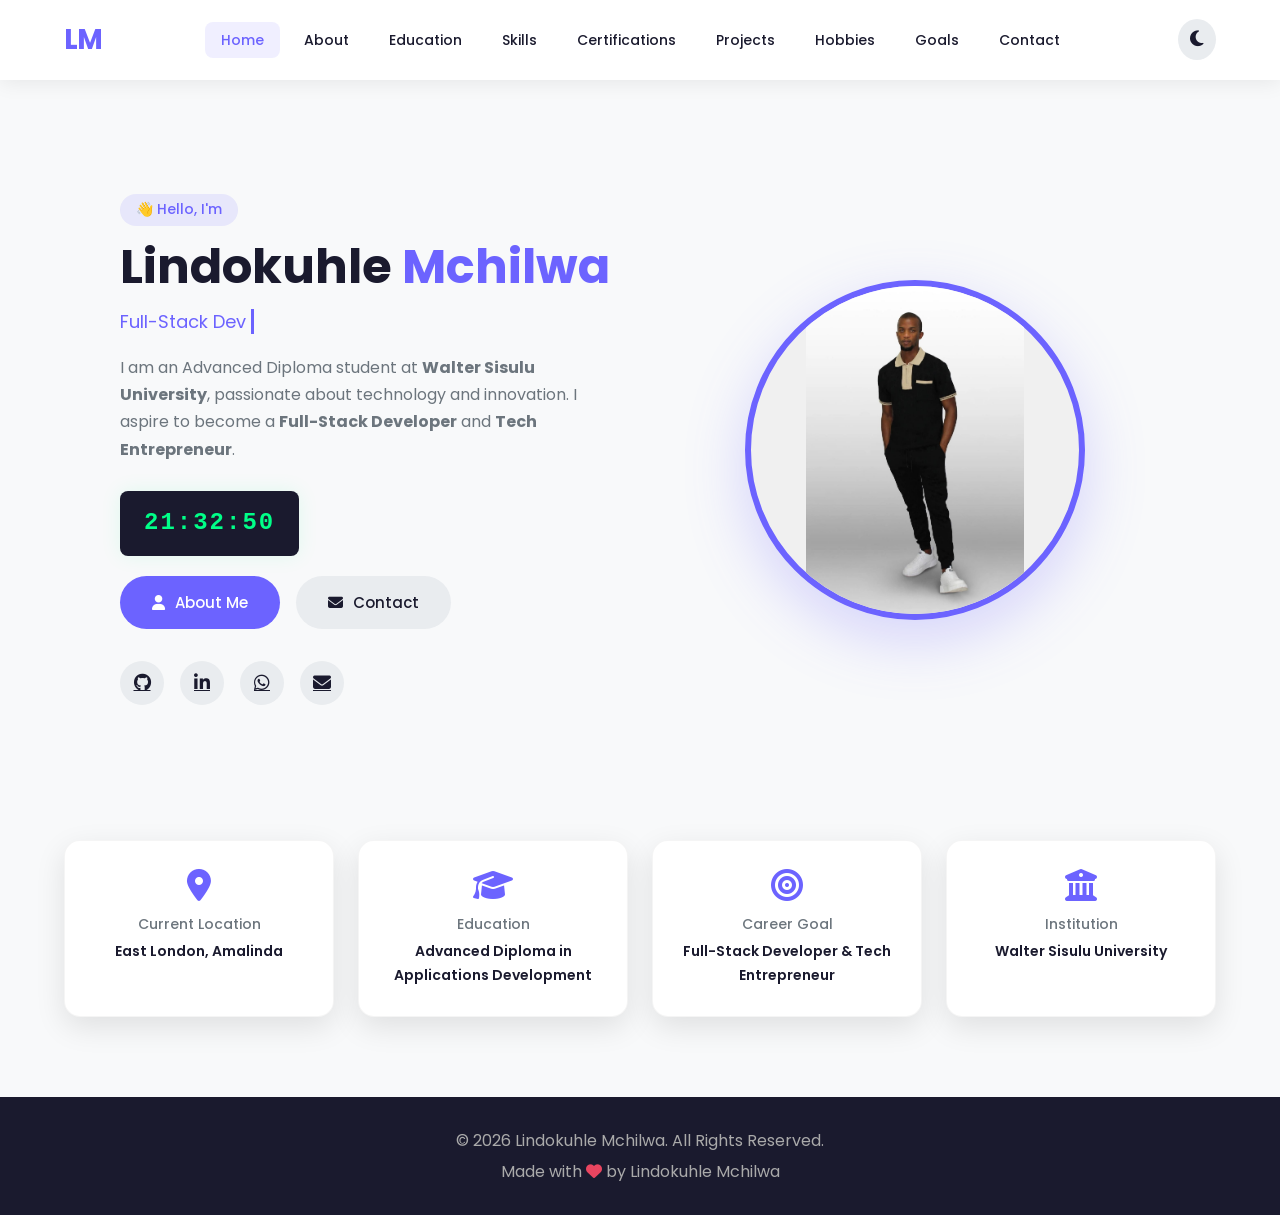
<file: index.html>
<!DOCTYPE html>
<html lang="en">
<head>
    <meta charset="UTF-8" />
    <meta name="viewport" content="width=device-width, initial-scale=1.0" />
    <title>Lindokuhle Mchilwa - Portfolio</title>
    
    <!-- Link to the CSS file -->
    <link rel="stylesheet" href="style.css" />
    
    <!-- Google Fonts - Poppins -->
    <link href="https://fonts.googleapis.com/css2?family=Poppins:wght@300;400;500;600;700&display=swap" rel="stylesheet" />
    
    <!-- Font Awesome icons -->
    <link rel="stylesheet" href="https://cdnjs.cloudflare.com/ajax/libs/font-awesome/6.4.0/css/all.min.css" />
</head>
<body>

    <!-- ========== NAVIGATION ========== -->
    <nav class="navbar">
        <div class="container nav-container">
            <!-- Logo -->
            <a href="index.html" class="logo">LM</a>
            
            <!-- Navigation Menu -->
            <ul class="nav-menu">
                <li><a href="index.html" class="active">Home</a></li>
                <li><a href="about.html">About</a></li>
                <li><a href="education.html">Education</a></li>
                <li><a href="skills.html">Skills</a></li>
                <li><a href="certifications.html">Certifications</a></li>
                <li><a href="projects.html">Projects</a></li>
                <li><a href="hobbies.html">Hobbies</a></li>
                <li><a href="goals.html">Goals</a></li>
                <li><a href="contact.html">Contact</a></li>
            </ul>
            
            <!-- Theme button + Hamburger button -->
            <div class="nav-actions">
                <button id="theme-toggle" class="theme-btn" title="Toggle Dark Mode">
                    <i class="fas fa-moon"></i>
                </button>
                <button class="menu-toggle" id="menu-toggle">
                    <i class="fas fa-bars"></i>
                </button>
            </div>
        </div>
    </nav>

    <!-- ========== MAIN CONTENT ========== -->
    <main>
        <!-- Hero Section -->
        <section class="hero" id="home">
            <div class="container hero-container">
                
                <!-- Left side - Text content -->
                <div class="hero-content">
                    <span class="greeting">👋 Hello, I'm</span>
                    <h1>Lindokuhle <span class="highlight">Mchilwa</span></h1>
                    
                    <!-- Typing effect text -->
                    <p class="tagline">
                        <span id="typing-text">Full-Stack Developer</span>
                    </p>
                    
                    <p class="bio">
                        I am an Advanced Diploma student at <strong>Walter Sisulu University</strong>,
                        passionate about technology and innovation. I aspire to become a
                        <strong>Full-Stack Developer</strong> and <strong>Tech Entrepreneur</strong>.
                    </p>
                    
                    <!-- Digital Clock -->
                    <div class="digital-clock" id="digital-clock"></div>
                    
                    <!-- Buttons -->
                    <div class="hero-buttons">
                        <a href="about.html" class="btn btn-primary">
                            <i class="fas fa-user"></i> About Me
                        </a>
                        <a href="contact.html" class="btn btn-secondary">
                            <i class="fas fa-envelope"></i> Contact
                        </a>
                    </div>
                    
                    <!-- Social Links -->
                    <div class="social-links">
                        <a href="https://github.com/Mchilwa" target="_blank" title="GitHub">
                            <i class="fab fa-github"></i>
                        </a>
                        <a href="https://linkedin.com/in/lindokuhle-mchilwa-290181361" target="_blank" title="LinkedIn">
                            <i class="fab fa-linkedin-in"></i>
                        </a>
                        <a href="https://wa.me/27656827832" target="_blank" title="WhatsApp">
                            <i class="fab fa-whatsapp"></i>
                        </a>
                        <a href="mailto:lindokuhlemchilwa@gmail.com" title="Email">
                            <i class="fas fa-envelope"></i>
                        </a>
                    </div>
                </div>
                
                <!-- Right side - Profile Image -->
                <div class="hero-image">
                    <div class="profile-frame">
                        <img src="images/profile.jpg" alt="Lindokuhle Mchilwa" />
                    </div>
                </div>
            </div>
        </section>

        <!-- Quick Info Cards -->
        <section class="quick-info">
            <div class="container">
                <div class="info-cards">
                    <div class="info-card">
                        <i class="fas fa-map-marker-alt"></i>
                        <h4>Current Location</h4>
                        <p>East London, Amalinda</p>
                    </div>
                    <div class="info-card">
                        <i class="fas fa-graduation-cap"></i>
                        <h4>Education</h4>
                        <p>Advanced Diploma in Applications Development</p>
                    </div>
                    <div class="info-card">
                        <i class="fas fa-bullseye"></i>
                        <h4>Career Goal</h4>
                        <p>Full-Stack Developer &amp; Tech Entrepreneur</p>
                    </div>
                    <div class="info-card">
                        <i class="fas fa-university"></i>
                        <h4>Institution</h4>
                        <p>Walter Sisulu University</p>
                    </div>
                </div>
            </div>
        </section>
    </main>

    <!-- ========== FOOTER ========== -->
    <footer class="footer">
        <div class="container">
            <p>&copy; 2026 Lindokuhle Mchilwa. All Rights Reserved.</p>
            <p>Made with <i class="fas fa-heart" style="color: #e94560;"></i> by Lindokuhle Mchilwa</p>
        </div>
    </footer>

    <!-- Link to JavaScript file -->
    <script src="script.js"></script>
</body>
</html>
</file>
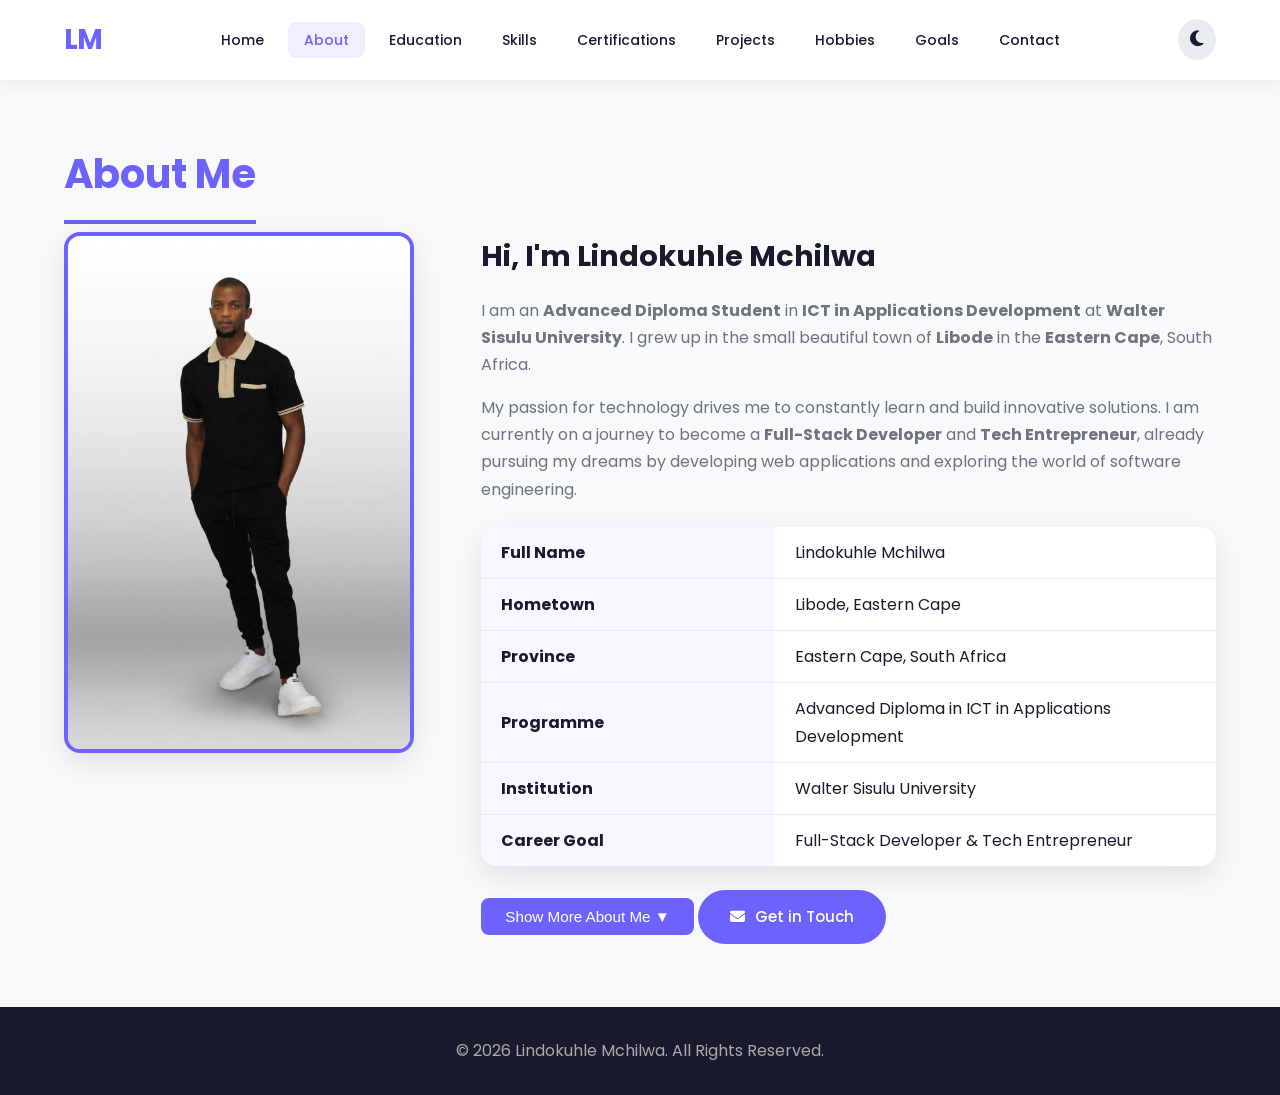
<file: about.html>
<!DOCTYPE html>
<html lang="en">
<head>
    <meta charset="UTF-8" />
    <meta name="viewport" content="width=device-width, initial-scale=1.0" />
    <title>About Me - Lindokuhle Mchilwa</title>
    <link rel="stylesheet" href="style.css" />
    <link href="https://fonts.googleapis.com/css2?family=Poppins:wght@300;400;500;600;700&display=swap" rel="stylesheet" />
    <link rel="stylesheet" href="https://cdnjs.cloudflare.com/ajax/libs/font-awesome/6.4.0/css/all.min.css" />
</head>
<body>
    <nav class="navbar">
        <div class="container nav-container">
            <a href="index.html" class="logo">LM</a>
            <ul class="nav-menu">
                <li><a href="index.html">Home</a></li>
                <li><a href="about.html" class="active">About</a></li>
                <li><a href="education.html">Education</a></li>
                <li><a href="skills.html">Skills</a></li>
                <li><a href="certifications.html">Certifications</a></li>
                <li><a href="projects.html">Projects</a></li>
                <li><a href="hobbies.html">Hobbies</a></li>
                <li><a href="goals.html">Goals</a></li>
                <li><a href="contact.html">Contact</a></li>
            </ul>
            <div class="nav-actions">
                <button id="theme-toggle" class="theme-btn" title="Toggle Dark Mode">
                    <i class="fas fa-moon"></i>
                </button>
                <button class="menu-toggle" id="menu-toggle">
                    <i class="fas fa-bars"></i>
                </button>
            </div>
        </div>
    </nav>

    <main>
        <section class="page-section">
            <div class="container">
                <h2 class="page-title">About Me</h2>

                <div class="about-grid">
                    <div class="about-image">
                        <img src="images/profile.jpg" alt="Lindokuhle Mchilwa" />
                    </div>

                    <div class="about-content">
                        <h3>Hi, I'm Lindokuhle Mchilwa</h3>
                        <p>
                            I am an <strong>Advanced Diploma Student</strong> in <strong> ICT in Applications Development</strong>
                            at <strong>Walter Sisulu University</strong>. I grew up in the small beautiful town of
                            <strong>Libode</strong> in the <strong>Eastern Cape</strong>, South Africa.
                        </p>
                        <p>
                            My passion for technology drives me to constantly learn and build innovative solutions.
                            I am currently on a journey to become a <strong>Full-Stack Developer</strong> and
                            <strong>Tech Entrepreneur</strong>, already pursuing my dreams by developing
                            web applications and exploring the world of software engineering.
                        </p>

                        <div class="about-details">
                            <table class="info-table">
                                <tr>
                                    <td><strong>Full Name</strong></td>
                                    <td>Lindokuhle Mchilwa</td>
                                </tr>
                                <tr>
                                    <td><strong>Hometown</strong></td>
                                    <td>Libode, Eastern Cape</td>
                                </tr>
                                <tr>
                                    <td><strong>Province</strong></td>
                                    <td>Eastern Cape, South Africa</td>
                                </tr>
                                <tr>
                                    <td><strong>Programme</strong></td>
                                    <td>Advanced Diploma in ICT in Applications Development</td>
                                </tr>
                                <tr>
                                    <td><strong>Institution</strong></td>
                                    <td>Walter Sisulu University</td>
                                </tr>
                                <tr>
                                    <td><strong>Career Goal</strong></td>
                                    <td>Full-Stack Developer &amp; Tech Entrepreneur</td>
                                </tr>
                            </table>
                        </div>

                        <!-- Show / Hide Feature -->
                        <button class="toggle-info-btn">Show More About Me ▼</button>
                        <div class="hidden-content">
                            <h4>More About My Journey</h4>
                            <p>
                                I started my journey in technology during high school where I discovered my passion for coding.
                                Since then, I have been dedicated to learning and growing as a developer. I believe in continuous
                                learning and I'm always eager to take on new challenges that push me to grow.
                            </p>
                            <p>
                                When I'm not coding, I enjoy exploring new technologies, contributing to open-source projects,
                                and mentoring others who are starting their journey in tech.
                            </p>
                        </div>

                        <a href="contact.html" class="btn btn-primary">
                            <i class="fas fa-envelope"></i> Get in Touch
                        </a>
                    </div>
                </div>
            </div>
        </section>
    </main>

    <footer class="footer">
        <div class="container">
            <p>&copy; 2026 Lindokuhle Mchilwa. All Rights Reserved.</p>
        </div>
    </footer>

    <script src="script.js"></script>
</body>
</html>
</file>
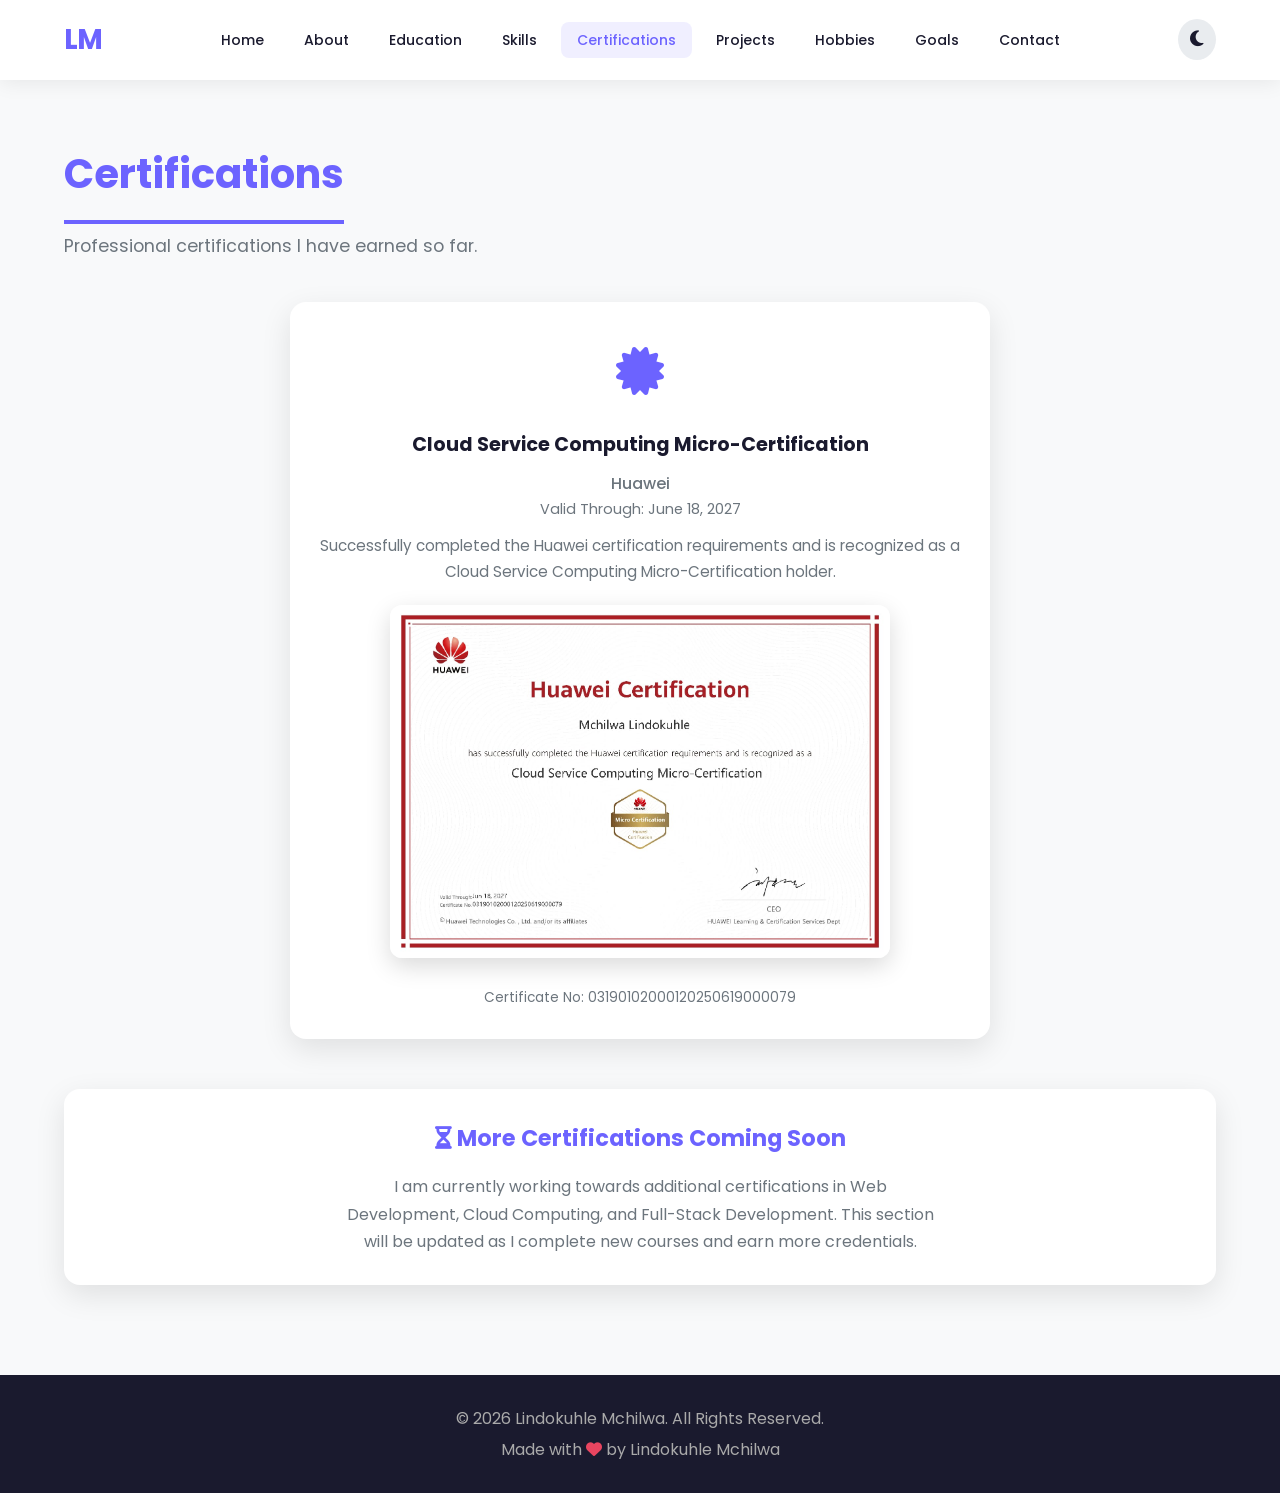
<file: certifications.html>
<!DOCTYPE html>
<html lang="en">
<head>
    <meta charset="UTF-8" />
    <meta name="viewport" content="width=device-width, initial-scale=1.0" />
    <title>Certifications - Lindokuhle Mchilwa</title>
    <link rel="stylesheet" href="style.css" />
    <link href="https://fonts.googleapis.com/css2?family=Poppins:wght@300;400;500;600;700&display=swap" rel="stylesheet" />
    <link rel="stylesheet" href="https://cdnjs.cloudflare.com/ajax/libs/font-awesome/6.4.0/css/all.min.css" />
</head>
<body>
    <nav class="navbar">
        <div class="container nav-container">
            <a href="index.html" class="logo">LM</a>
            <ul class="nav-menu">
                <li><a href="index.html">Home</a></li>
                <li><a href="about.html">About</a></li>
                <li><a href="education.html">Education</a></li>
                <li><a href="skills.html">Skills</a></li>
                <li><a href="certifications.html" class="active">Certifications</a></li>
                <li><a href="projects.html">Projects</a></li>
                <li><a href="hobbies.html">Hobbies</a></li>
                <li><a href="goals.html">Goals</a></li>
                <li><a href="contact.html">Contact</a></li>
            </ul>
            <div class="nav-actions">
                <button id="theme-toggle" class="theme-btn" title="Toggle Dark Mode">
                    <i class="fas fa-moon"></i>
                </button>
                <button class="menu-toggle" id="menu-toggle">
                    <i class="fas fa-bars"></i>
                </button>
            </div>
        </div>
    </nav>

    <main>
        <section class="page-section">
            <div class="container">
                <h2 class="page-title">Certifications</h2>
                <p class="section-subtitle">Professional certifications I have earned so far.</p>

                <!-- Real Certification -->
                <div class="certifications-grid" style="grid-template-columns: 1fr; max-width: 700px; margin: 0 auto;">
                    <div class="certification-card">
                        <div class="cert-icon">
                            <i class="fas fa-certificate"></i>
                        </div>
                        <h3>Cloud Service Computing Micro-Certification</h3>
                        <p class="cert-issuer">Huawei</p>
                        <p class="cert-date">Valid Through: June 18, 2027</p>
                        <p class="cert-description">
                            Successfully completed the Huawei certification requirements and is recognized as a Cloud Service Computing Micro-Certification holder.
                        </p>
                        
                        <!-- Certificate Image -->
                        <div style="margin: 20px 0;">
                            <img src="images/huawei-certification.jpg" 
                                 alt="Huawei Cloud Service Computing Micro-Certification" 
                                 style="width: 100%; max-width: 500px; border-radius: 12px; box-shadow: 0 8px 25px rgba(0,0,0,0.15);">
                        </div>

                        <p style="font-size: 0.85rem; color: var(--gray);">
                            Certificate No: 03190102000120250619000079
                        </p>
                    </div>
                </div>

                <!-- Upcoming Certifications Note -->
                <div class="content-card" style="margin-top: 50px; text-align: center;">
                    <h3><i class="fas fa-hourglass-half" style="color: var(--primary);"></i> More Certifications Coming Soon</h3>
                    <p style="color: var(--gray); max-width: 600px; margin: 15px auto 0;">
                        I am currently working towards additional certifications in Web Development, 
                        Cloud Computing, and Full-Stack Development. This section will be updated 
                        as I complete new courses and earn more credentials.
                    </p>
                </div>

            </div>
        </section>
    </main>

    <footer class="footer">
        <div class="container">
            <p>&copy; 2026 Lindokuhle Mchilwa. All Rights Reserved.</p>
            <p>Made with <i class="fas fa-heart" style="color: #e94560;"></i> by Lindokuhle Mchilwa</p>
        </div>
    </footer>

    <script src="script.js"></script>
</body>
</html>
</file>
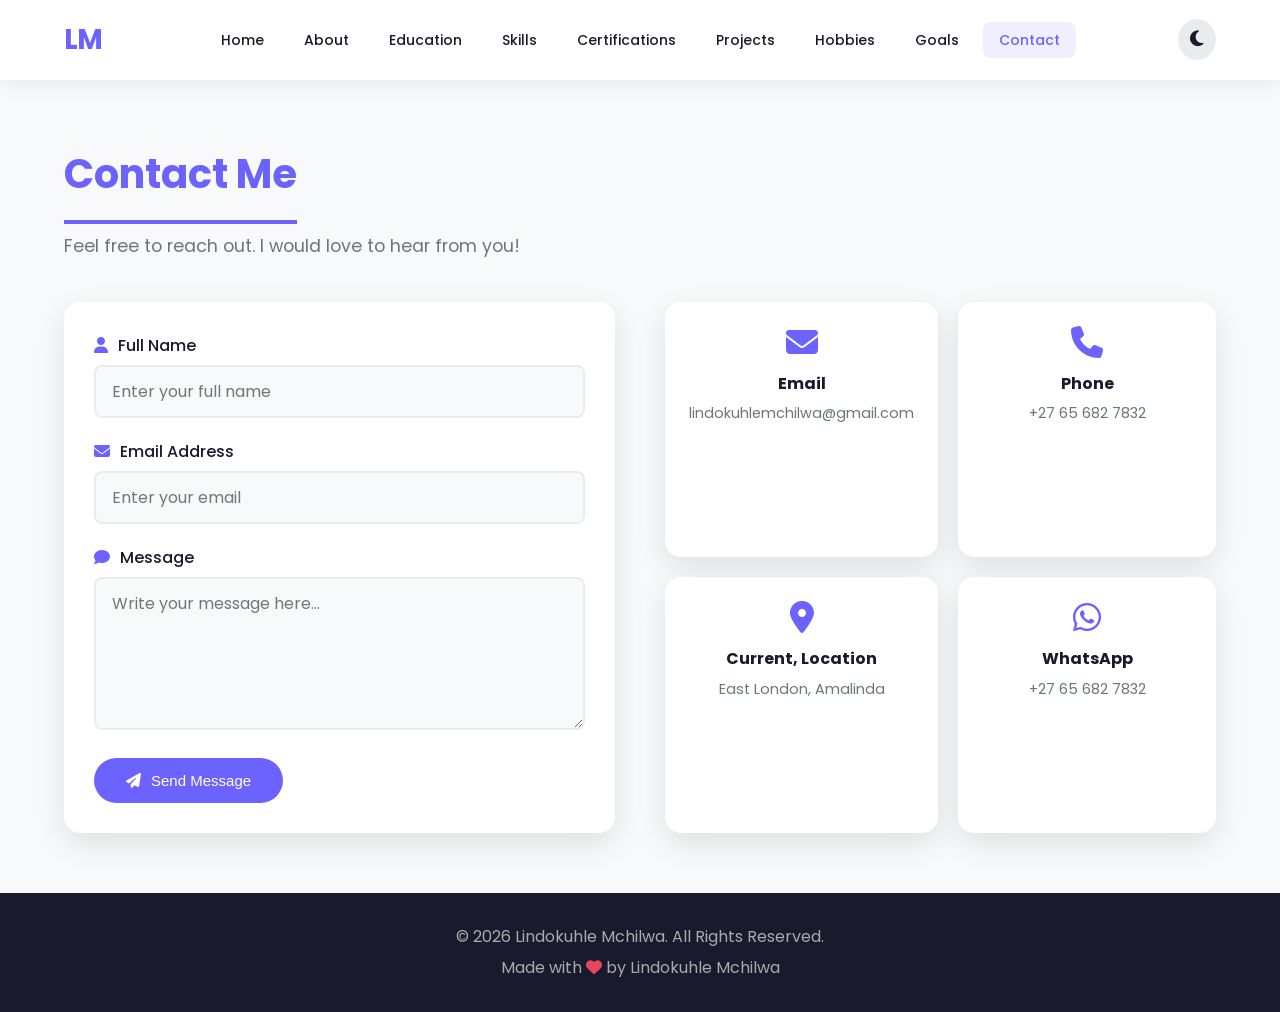
<file: contact.html>
<!DOCTYPE html>
<html lang="en">
<head>
    <meta charset="UTF-8" />
    <meta name="viewport" content="width=device-width, initial-scale=1.0" />
    <title>Contact - Lindokuhle Mchilwa</title>
    <link rel="stylesheet" href="style.css" />
    <link href="https://fonts.googleapis.com/css2?family=Poppins:wght@300;400;500;600;700&display=swap" rel="stylesheet" />
    <link rel="stylesheet" href="https://cdnjs.cloudflare.com/ajax/libs/font-awesome/6.4.0/css/all.min.css" />
</head>
<body>
    <nav class="navbar">
        <div class="container nav-container">
            <a href="index.html" class="logo">LM</a>
            <ul class="nav-menu">
                <li><a href="index.html">Home</a></li>
                <li><a href="about.html">About</a></li>
                <li><a href="education.html">Education</a></li>
                <li><a href="skills.html">Skills</a></li>
                <li><a href="certifications.html">Certifications</a></li>
                <li><a href="projects.html">Projects</a></li>
                <li><a href="hobbies.html">Hobbies</a></li>
                <li><a href="goals.html">Goals</a></li>
                <li><a href="contact.html" class="active">Contact</a></li>
            </ul>
            <div class="nav-actions">
                <button id="theme-toggle" class="theme-btn" title="Toggle Dark Mode">
                    <i class="fas fa-moon"></i>
                </button>
                <button class="menu-toggle" id="menu-toggle">
                    <i class="fas fa-bars"></i>
                </button>
            </div>
        </div>
    </nav>

    <main>
        <section class="page-section">
            <div class="container">
                <h2 class="page-title">Contact Me</h2>
                <p class="section-subtitle">Feel free to reach out. I would love to hear from you!</p>

                <div class="contact-grid">
                    <!-- Contact Form -->
                    <div class="contact-form-container">
                        <form action="https://formspree.io/f/xzereell" method="POST">
                            <div class="form-group">
                                <label for="name"><i class="fas fa-user"></i> Full Name</label>
                                <input type="text" id="name" name="name" placeholder="Enter your full name" required>
                            </div>

                            <div class="form-group">
                                <label for="email"><i class="fas fa-envelope"></i> Email Address</label>
                                <input type="email" id="email" name="email" placeholder="Enter your email" required>
                            </div>

                            <div class="form-group">
                                <label for="message"><i class="fas fa-comment"></i> Message</label>
                                <textarea id="message" name="message" rows="5" placeholder="Write your message here..." required></textarea>
                            </div>

                            <!-- Optional: Redirect back after sending -->
                            <input type="hidden" name="_next" value="https://mchilwalindokuhle-dot.github.io/my-portfolio/contact.html">

                            <button type="submit" class="btn btn-primary">
                                <i class="fas fa-paper-plane"></i> Send Message
                            </button>
                        </form>
                    </div>

                    <!-- Contact Information Cards -->
                    <div class="contact-info">
                        <div class="contact-card">
                            <i class="fas fa-envelope"></i>
                            <h4>Email</h4>
                            <p>lindokuhlemchilwa@gmail.com</p>
                        </div>
                        <div class="contact-card">
                            <i class="fas fa-phone"></i>
                            <h4>Phone</h4>
                            <p>+27 65 682 7832</p>
                        </div>
                        <div class="contact-card">
                            <i class="fas fa-map-marker-alt"></i>
                            <h4>Current, Location</h4>
                            <p>East London, Amalinda</p>
                        </div>
                        <div class="contact-card">
                            <i class="fab fa-whatsapp"></i>
                            <h4>WhatsApp</h4>
                            <p>+27 65 682 7832</p>
                        </div>
                    </div>
                </div>
            </div>
        </section>
    </main>

    <footer class="footer">
        <div class="container">
            <p>&copy; 2026 Lindokuhle Mchilwa. All Rights Reserved.</p>
            <p>Made with <i class="fas fa-heart" style="color: #e94560;"></i> by Lindokuhle Mchilwa</p>
        </div>
    </footer>

    <script src="script.js"></script>
</body>
</html>
</file>
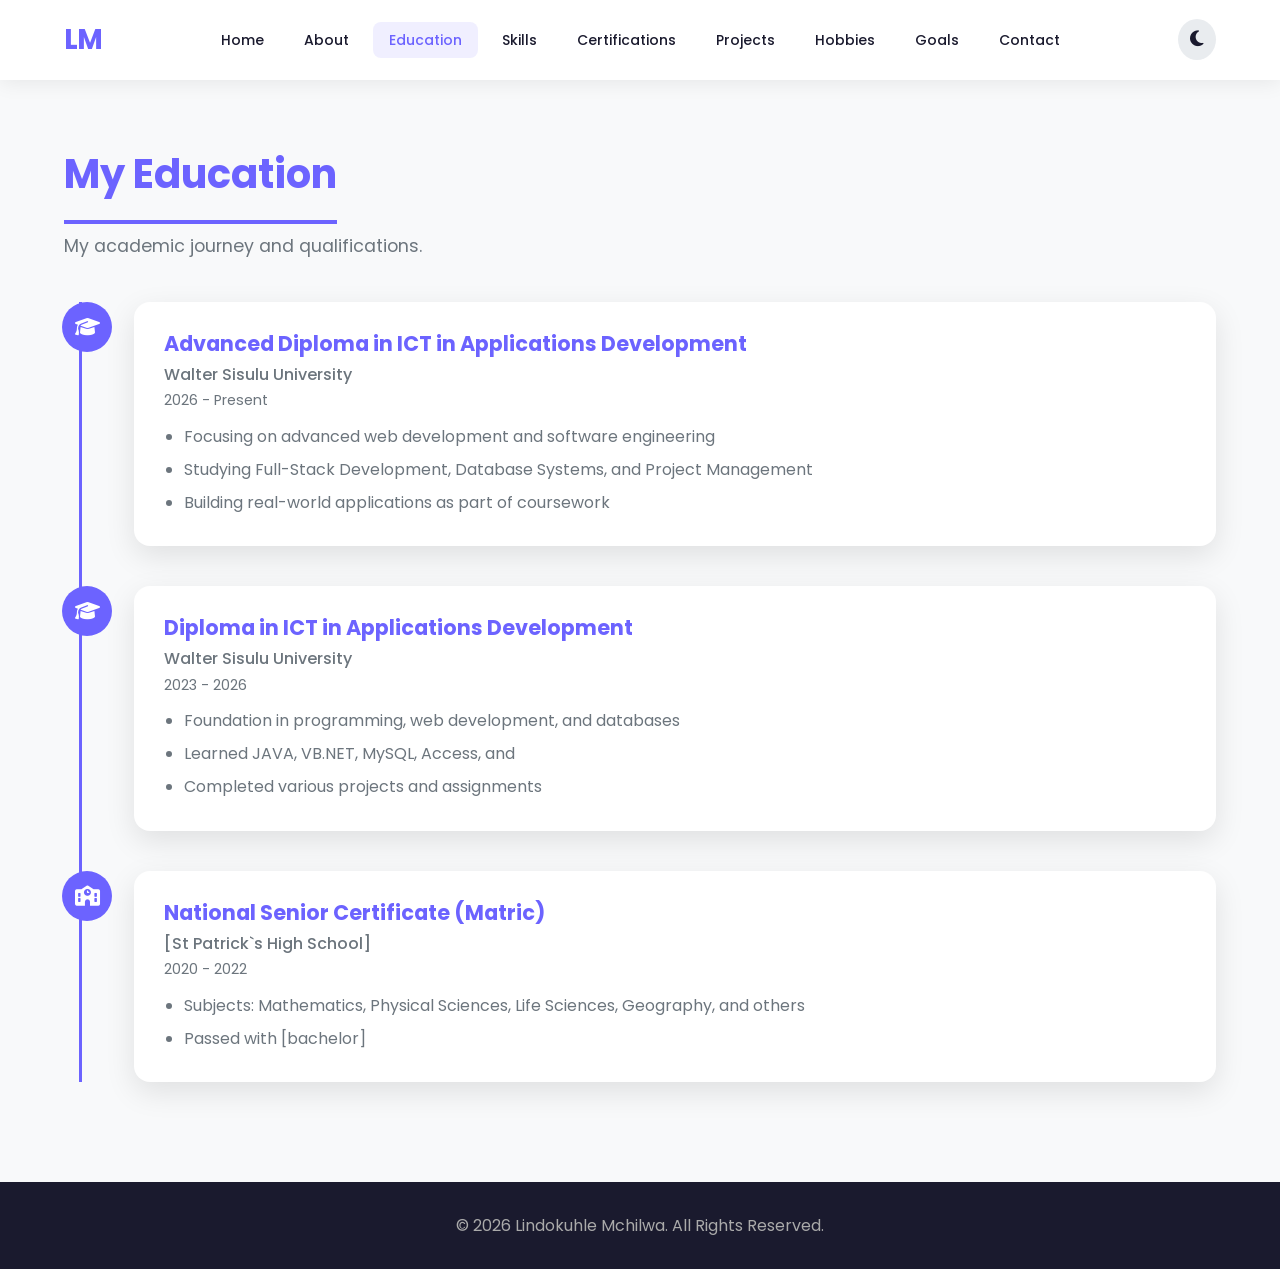
<file: education.html>
<!DOCTYPE html>
<html lang="en">
<head>
    <meta charset="UTF-8" />
    <meta name="viewport" content="width=device-width, initial-scale=1.0" />
    <title>Education - Lindokuhle Mchilwa</title>
    <link rel="stylesheet" href="style.css" />
    <link href="https://fonts.googleapis.com/css2?family=Poppins:wght@300;400;500;600;700&display=swap" rel="stylesheet" />
    <link rel="stylesheet" href="https://cdnjs.cloudflare.com/ajax/libs/font-awesome/6.4.0/css/all.min.css" />
</head>
<body>
    <nav class="navbar">
        <div class="container nav-container">
            <a href="index.html" class="logo">LM</a>
            <ul class="nav-menu">
                <li><a href="index.html">Home</a></li>
                <li><a href="about.html">About</a></li>
                <li><a href="education.html" class="active">Education</a></li>
                <li><a href="skills.html">Skills</a></li>
                <li><a href="certifications.html">Certifications</a></li>
                <li><a href="projects.html">Projects</a></li>
                <li><a href="hobbies.html">Hobbies</a></li>
                <li><a href="goals.html">Goals</a></li>
                <li><a href="contact.html">Contact</a></li>
            </ul>
            <div class="nav-actions">
                <button id="theme-toggle" class="theme-btn" title="Toggle Dark Mode">
                    <i class="fas fa-moon"></i>
                </button>
                <button class="menu-toggle" id="menu-toggle">
                    <i class="fas fa-bars"></i>
                </button>
            </div>
        </div>
    </nav>

    <main>
        <section class="page-section">
            <div class="container">
                <h2 class="page-title">My Education</h2>
                <p class="section-subtitle">My academic journey and qualifications.</p>

                <div class="education-timeline">
                    <!-- Current Qualification -->
                    <div class="education-item">
                        <div class="education-icon">
                            <i class="fas fa-graduation-cap"></i>
                        </div>
                        <div class="education-content">
                            <h3>Advanced Diploma in ICT in Applications Development</h3>
                            <p class="education-institution">Walter Sisulu University</p>
                            <p class="education-date">2026 - Present</p>
                            <ul>
                                <li>Focusing on advanced web development and software engineering</li>
                                <li>Studying Full-Stack Development, Database Systems, and Project Management</li>
                                <li>Building real-world applications as part of coursework</li>
                            </ul>
                        </div>
                    </div>

                    <!-- Previous Qualification -->
                    <div class="education-item">
                        <div class="education-icon">
                            <i class="fas fa-graduation-cap"></i>
                        </div>
                        <div class="education-content">
                            <h3>Diploma in ICT in Applications Development</h3>
                            <p class="education-institution">Walter Sisulu University</p>
                            <p class="education-date">2023 - 2026</p>
                            <ul>
                                <li>Foundation in programming, web development, and databases</li>
                                <li>Learned JAVA, VB.NET, MySQL, Access, and  </li>
                                <li>Completed various projects and assignments</li>
                            </ul>
                        </div>
                    </div>

                    <!-- High School -->
                    <div class="education-item">
                        <div class="education-icon">
                            <i class="fas fa-school"></i>
                        </div>
                        <div class="education-content">
                            <h3>National Senior Certificate (Matric)</h3>
                            <p class="education-institution">[St Patrick`s High School]</p>
                            <p class="education-date">2020 - 2022</p>
                            <ul>
                                <li>Subjects: Mathematics, Physical Sciences, Life Sciences, Geography, and others</li>
                                <li>Passed with [bachelor]</li>
                            </ul>
                        </div>
                    </div>
                </div>
            </div>
        </section>
    </main>

    <footer class="footer">
        <div class="container">
            <p>&copy; 2026 Lindokuhle Mchilwa. All Rights Reserved.</p>
        </div>
    </footer>

    <script src="script.js"></script>
</body>
</html>
</file>
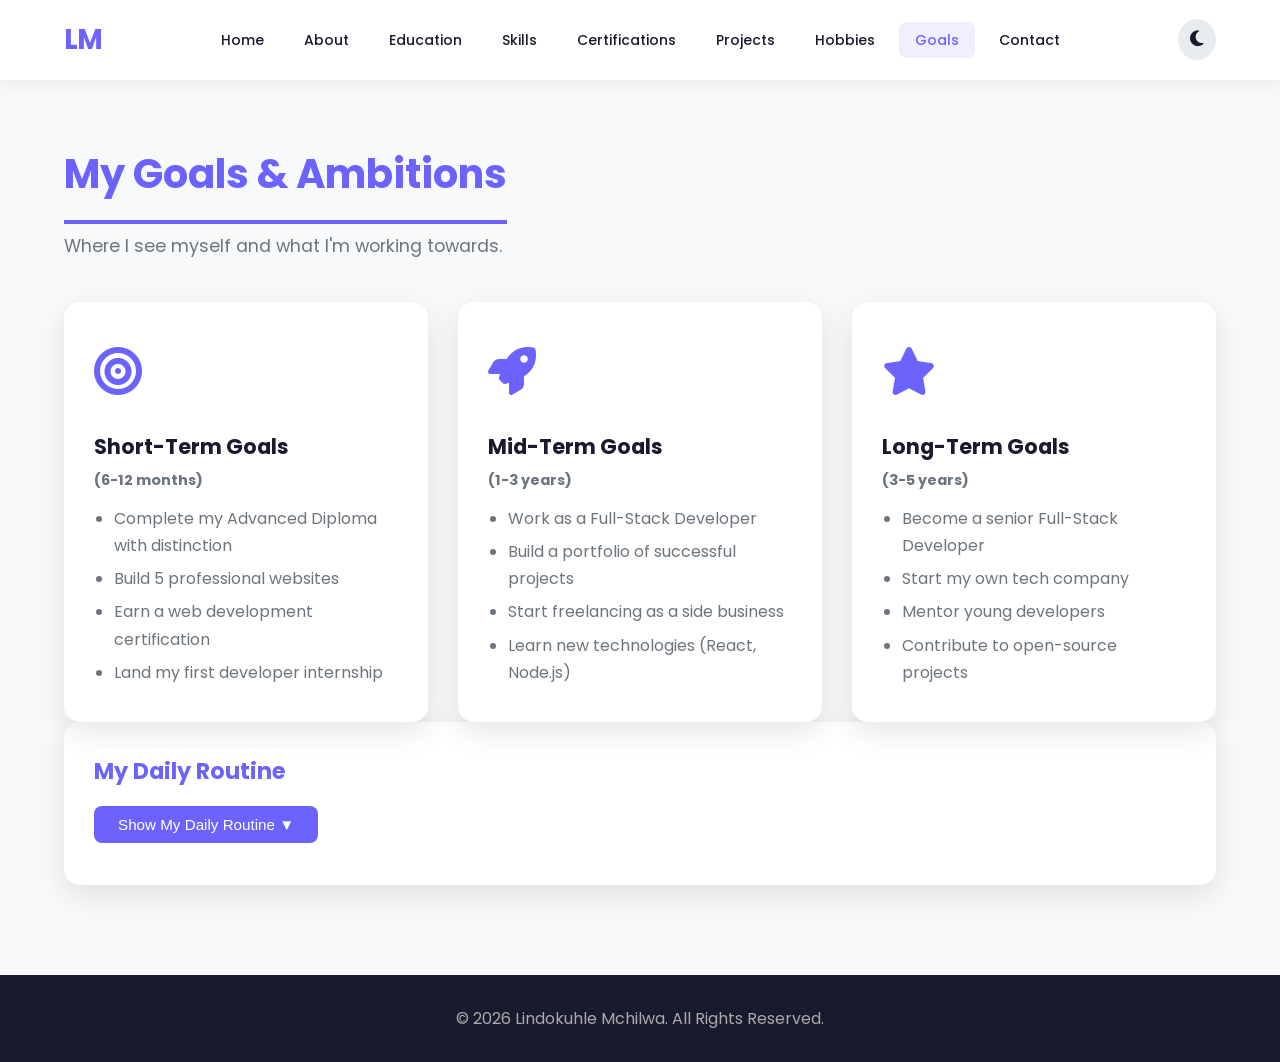
<file: goals.html>
<!DOCTYPE html>
<html lang="en">
<head>
    <meta charset="UTF-8" />
    <meta name="viewport" content="width=device-width, initial-scale=1.0" />
    <title>Goals - Lindokuhle Mchilwa</title>
    <link rel="stylesheet" href="style.css" />
    <link href="https://fonts.googleapis.com/css2?family=Poppins:wght@300;400;500;600;700&display=swap" rel="stylesheet" />
    <link rel="stylesheet" href="https://cdnjs.cloudflare.com/ajax/libs/font-awesome/6.4.0/css/all.min.css" />
</head>
<body>
    <nav class="navbar">
        <div class="container nav-container">
            <a href="index.html" class="logo">LM</a>
            <ul class="nav-menu">
                <li><a href="index.html">Home</a></li>
                <li><a href="about.html">About</a></li>
                <li><a href="education.html">Education</a></li>
                <li><a href="skills.html">Skills</a></li>
                <li><a href="certifications.html">Certifications</a></li>
                <li><a href="projects.html">Projects</a></li>
                <li><a href="hobbies.html">Hobbies</a></li>
                <li><a href="goals.html" class="active">Goals</a></li>
                <li><a href="contact.html">Contact</a></li>
            </ul>
            <div class="nav-actions">
                <button id="theme-toggle" class="theme-btn" title="Toggle Dark Mode">
                    <i class="fas fa-moon"></i>
                </button>
                <button class="menu-toggle" id="menu-toggle">
                    <i class="fas fa-bars"></i>
                </button>
            </div>
        </div>
    </nav>

    <main>
        <section class="page-section">
            <div class="container">
                <h2 class="page-title">My Goals &amp; Ambitions</h2>
                <p class="section-subtitle">Where I see myself and what I'm working towards.</p>

                <div class="goals-grid">
                    <div class="goal-card">
                        <div class="goal-icon">
                            <i class="fas fa-bullseye"></i>
                        </div>
                        <h3>Short-Term Goals</h3>
                        <p><strong>(6-12 months)</strong></p>
                        <ul>
                            <li>Complete my Advanced Diploma with distinction</li>
                            <li>Build 5 professional websites</li>
                            <li>Earn a web development certification</li>
                            <li>Land my first developer internship</li>
                        </ul>
                    </div>

                    <div class="goal-card">
                        <div class="goal-icon">
                            <i class="fas fa-rocket"></i>
                        </div>
                        <h3>Mid-Term Goals</h3>
                        <p><strong>(1-3 years)</strong></p>
                        <ul>
                            <li>Work as a Full-Stack Developer</li>
                            <li>Build a portfolio of successful projects</li>
                            <li>Start freelancing as a side business</li>
                            <li>Learn new technologies (React, Node.js)</li>
                        </ul>
                    </div>

                    <div class="goal-card">
                        <div class="goal-icon">
                            <i class="fas fa-star"></i>
                        </div>
                        <h3>Long-Term Goals</h3>
                        <p><strong>(3-5 years)</strong></p>
                        <ul>
                            <li>Become a senior Full-Stack Developer</li>
                            <li>Start my own tech company</li>
                            <li>Mentor young developers</li>
                            <li>Contribute to open-source projects</li>
                        </ul>
                    </div>
                </div>

                <!-- Show / Hide Daily Routine -->
                <div class="content-card">
                    <h3>My Daily Routine</h3>
                    <button class="toggle-info-btn">Show My Daily Routine ▼</button>
                    <div class="hidden-content">
                        <ul>
                            <li>🌅 <strong>Morning:</strong> Wake up, exercise, and review my goals for the day</li>
                            <li>📚 <strong>Daytime:</strong> Study, work on projects, and attend lectures</li>
                            <li>💻 <strong>Evening:</strong> Code, learn new technologies, and work on personal projects</li>
                            <li>🌙 <strong>Night:</strong> Read, reflect, and plan for the next day</li>
                        </ul>
                    </div>
                </div>
            </div>
        </section>
    </main>

    <footer class="footer">
        <div class="container">
            <p>&copy; 2026 Lindokuhle Mchilwa. All Rights Reserved.</p>
        </div>
    </footer>

    <script src="script.js"></script>
</body>
</html>
</file>
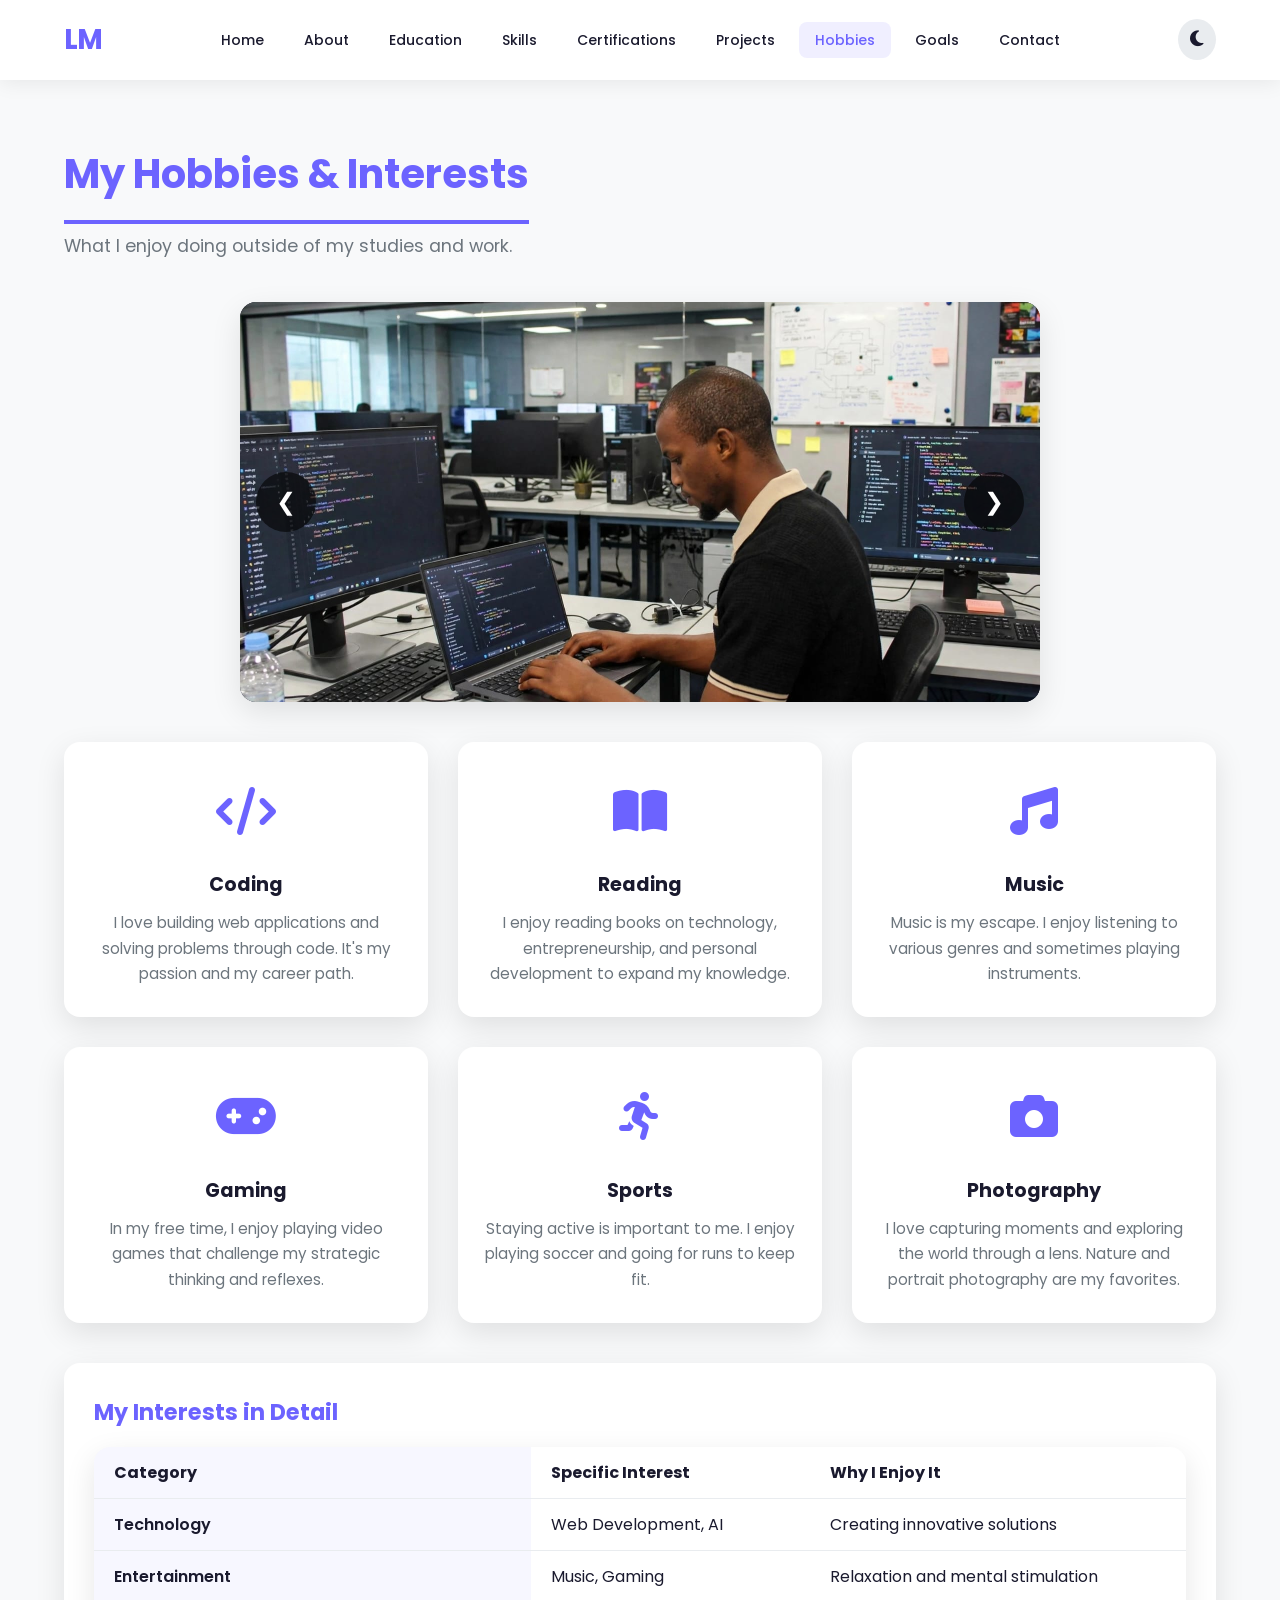
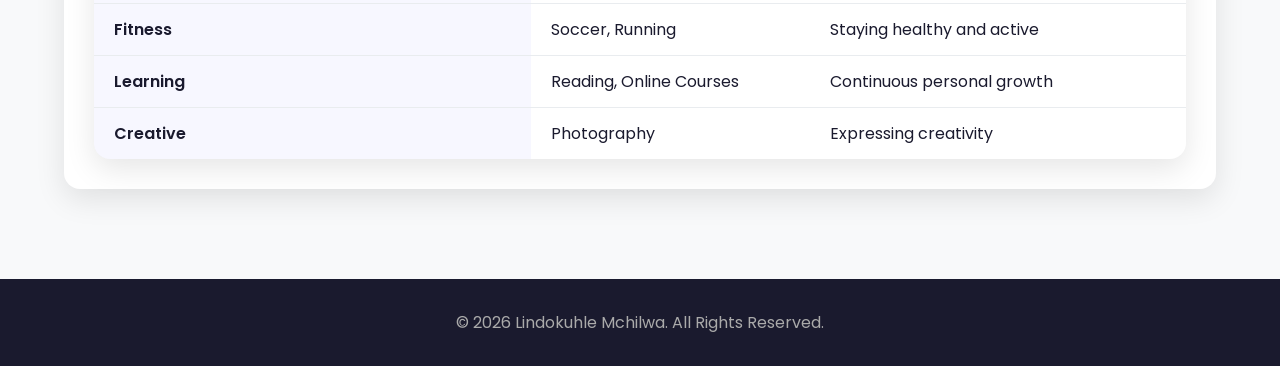
<file: hobbies.html>
<!DOCTYPE html>
<html lang="en">
<head>
    <meta charset="UTF-8" />
    <meta name="viewport" content="width=device-width, initial-scale=1.0" />
    <title>Hobbies - Lindokuhle Mchilwa</title>
    <link rel="stylesheet" href="style.css" />
    <link href="https://fonts.googleapis.com/css2?family=Poppins:wght@300;400;500;600;700&display=swap" rel="stylesheet" />
    <link rel="stylesheet" href="https://cdnjs.cloudflare.com/ajax/libs/font-awesome/6.4.0/css/all.min.css" />
</head>
<body>
    <nav class="navbar">
        <div class="container nav-container">
            <a href="index.html" class="logo">LM</a>
            <ul class="nav-menu">
                <li><a href="index.html">Home</a></li>
                <li><a href="about.html">About</a></li>
                <li><a href="education.html">Education</a></li>
                <li><a href="skills.html">Skills</a></li>
                <li><a href="certifications.html">Certifications</a></li>
                <li><a href="projects.html">Projects</a></li>
                <li><a href="hobbies.html" class="active">Hobbies</a></li>
                <li><a href="goals.html">Goals</a></li>
                <li><a href="contact.html">Contact</a></li>
            </ul>
            <div class="nav-actions">
                <button id="theme-toggle" class="theme-btn" title="Toggle Dark Mode">
                    <i class="fas fa-moon"></i>
                </button>
                <button class="menu-toggle" id="menu-toggle">
                    <i class="fas fa-bars"></i>
                </button>
            </div>
        </div>
    </nav>

    <main>
        <section class="page-section">
            <div class="container">
                <h2 class="page-title">My Hobbies &amp; Interests</h2>
                <p class="section-subtitle">What I enjoy doing outside of my studies and work.</p>

                <!-- Slideshow -->
                <div class="slideshow-container">
                    <div class="slideshow-wrapper">
                        <div class="slide fade">
                            <img src="images/hobby1.jpg" alt="Coding" />
                        </div>
                        <div class="slide fade">
                            <img src="images/hobby2.jpg" alt="Reading" />
                        </div>
                        <div class="slide fade">
                            <img src="images/hobby3.jpg" alt="Music" />
                        </div>
                        <div class="slide fade">
                            <img src="images/hobby4.jpg" alt="Gaming" />
                        </div>
                    </div>
                    <button class="slide-btn prev" id="prevSlide">&#10094;</button>
                    <button class="slide-btn next" id="nextSlide">&#10095;</button>
                </div>

                <div class="hobbies-grid">
                    <div class="hobby-card">
                        <div class="hobby-icon">
                            <i class="fas fa-code"></i>
                        </div>
                        <h3>Coding</h3>
                        <p>
                            I love building web applications and solving problems through code.
                            It's my passion and my career path.
                        </p>
                    </div>

                    <div class="hobby-card">
                        <div class="hobby-icon">
                            <i class="fas fa-book-open"></i>
                        </div>
                        <h3>Reading</h3>
                        <p>
                            I enjoy reading books on technology, entrepreneurship, and personal
                            development to expand my knowledge.
                        </p>
                    </div>

                    <div class="hobby-card">
                        <div class="hobby-icon">
                            <i class="fas fa-music"></i>
                        </div>
                        <h3>Music</h3>
                        <p>
                            Music is my escape. I enjoy listening to various genres and
                            sometimes playing instruments.
                        </p>
                    </div>

                    <div class="hobby-card">
                        <div class="hobby-icon">
                            <i class="fas fa-gamepad"></i>
                        </div>
                        <h3>Gaming</h3>
                        <p>
                            In my free time, I enjoy playing video games that challenge my
                            strategic thinking and reflexes.
                        </p>
                    </div>

                    <div class="hobby-card">
                        <div class="hobby-icon">
                            <i class="fas fa-running"></i>
                        </div>
                        <h3>Sports</h3>
                        <p>
                            Staying active is important to me. I enjoy playing soccer and
                            going for runs to keep fit.
                        </p>
                    </div>

                    <div class="hobby-card">
                        <div class="hobby-icon">
                            <i class="fas fa-camera"></i>
                        </div>
                        <h3>Photography</h3>
                        <p>
                            I love capturing moments and exploring the world through a lens.
                            Nature and portrait photography are my favorites.
                        </p>
                    </div>
                </div>

                <div class="interests-table content-card">
                    <h3>My Interests in Detail</h3>
                    <table class="info-table">
                        <tr>
                            <td><strong>Category</strong></td>
                            <td><strong>Specific Interest</strong></td>
                            <td><strong>Why I Enjoy It</strong></td>
                        </tr>
                        <tr>
                            <td>Technology</td>
                            <td>Web Development, AI</td>
                            <td>Creating innovative solutions</td>
                        </tr>
                        <tr>
                            <td>Entertainment</td>
                            <td>Music, Gaming</td>
                            <td>Relaxation and mental stimulation</td>
                        </tr>
                        <tr>
                            <td>Fitness</td>
                            <td>Soccer, Running</td>
                            <td>Staying healthy and active</td>
                        </tr>
                        <tr>
                            <td>Learning</td>
                            <td>Reading, Online Courses</td>
                            <td>Continuous personal growth</td>
                        </tr>
                        <tr>
                            <td>Creative</td>
                            <td>Photography</td>
                            <td>Expressing creativity</td>
                        </tr>
                    </table>
                </div>
            </div>
        </section>
    </main>

    <footer class="footer">
        <div class="container">
            <p>&copy; 2026 Lindokuhle Mchilwa. All Rights Reserved.</p>
        </div>
    </footer>

    <script src="script.js"></script>
</body>
</html>
</file>
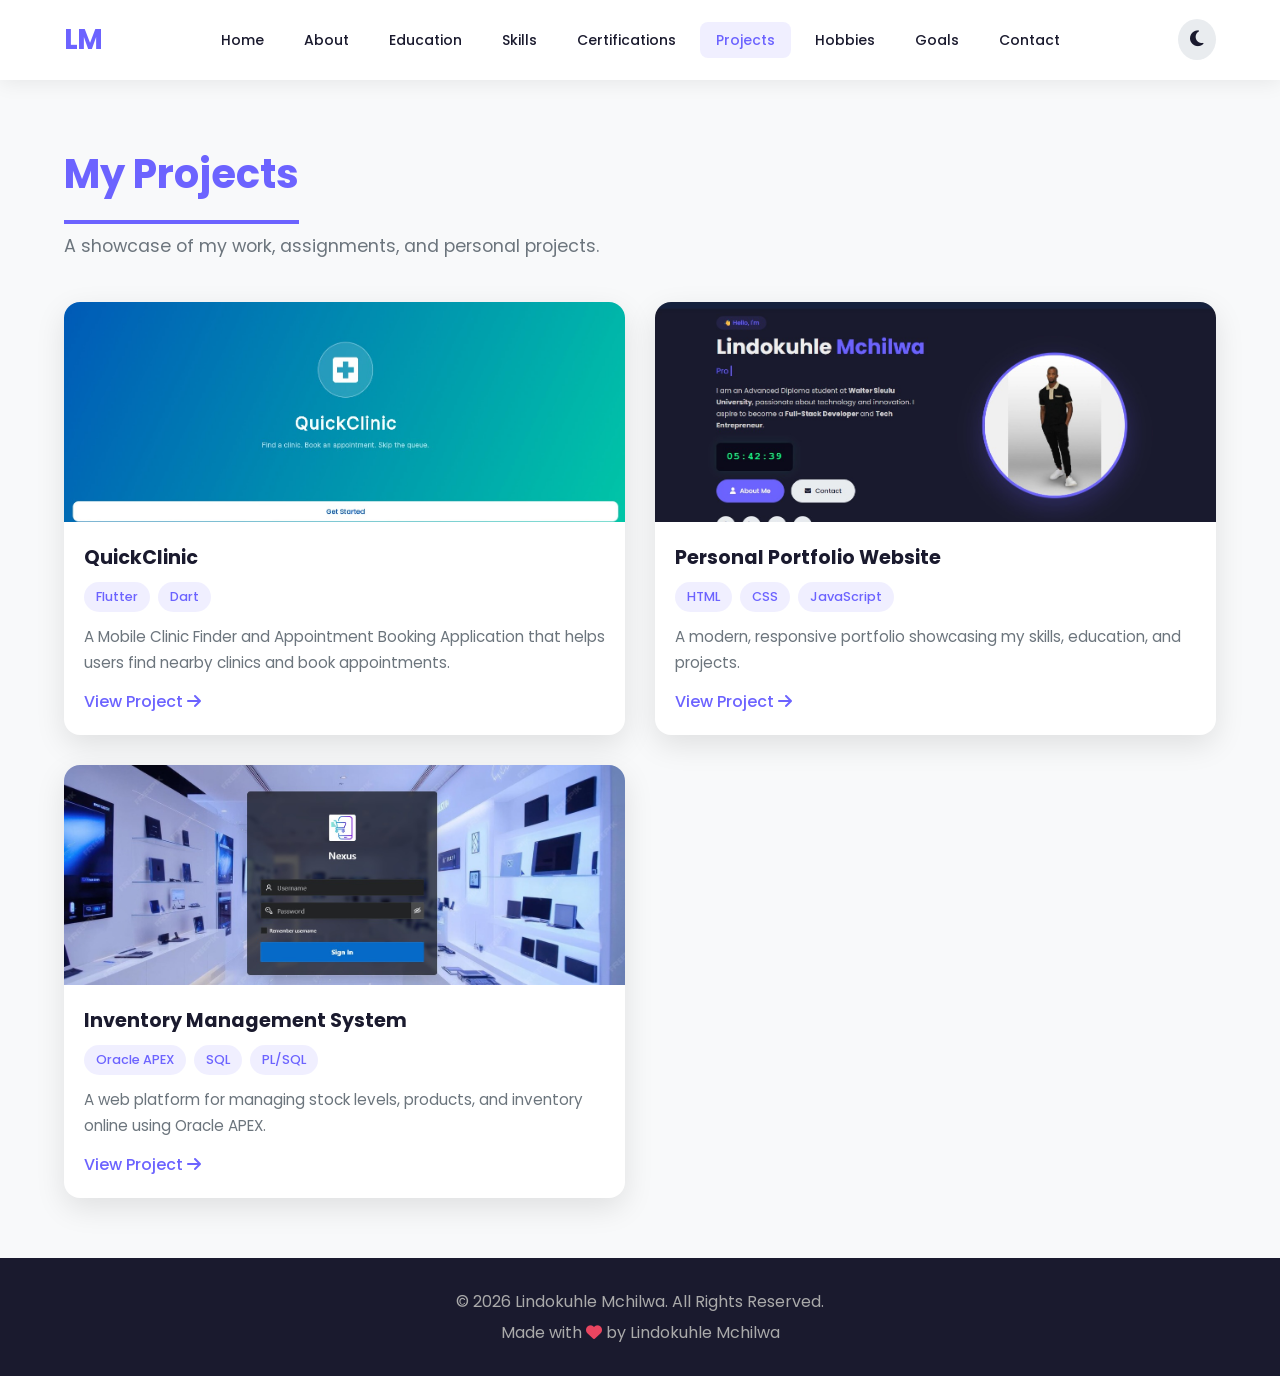
<file: projects.html>
<!DOCTYPE html>
<html lang="en">
<head>
    <meta charset="UTF-8" />
    <meta name="viewport" content="width=device-width, initial-scale=1.0" />
    <title>Projects - Lindokuhle Mchilwa</title>
    <link rel="stylesheet" href="style.css" />
    <link href="https://fonts.googleapis.com/css2?family=Poppins:wght@300;400;500;600;700&display=swap" rel="stylesheet" />
    <link rel="stylesheet" href="https://cdnjs.cloudflare.com/ajax/libs/font-awesome/6.4.0/css/all.min.css" />
</head>
<body>
    <nav class="navbar">
        <div class="container nav-container">
            <a href="index.html" class="logo">LM</a>
            <ul class="nav-menu">
                <li><a href="index.html">Home</a></li>
                <li><a href="about.html">About</a></li>
                <li><a href="education.html">Education</a></li>
                <li><a href="skills.html">Skills</a></li>
                <li><a href="certifications.html">Certifications</a></li>
                <li><a href="projects.html" class="active">Projects</a></li>
                <li><a href="hobbies.html">Hobbies</a></li>
                <li><a href="goals.html">Goals</a></li>
                <li><a href="contact.html">Contact</a></li>
            </ul>
            <div class="nav-actions">
                <button id="theme-toggle" class="theme-btn" title="Toggle Dark Mode">
                    <i class="fas fa-moon"></i>
                </button>
                <button class="menu-toggle" id="menu-toggle">
                    <i class="fas fa-bars"></i>
                </button>
            </div>
        </div>
    </nav>

    <main>
        <section class="page-section">
            <div class="container">
                <h2 class="page-title">My Projects</h2>
                <p class="section-subtitle">A showcase of my work, assignments, and personal projects.</p>

                <div class="projects-grid">

                    <!-- 1. QuickClinic (Flutter) -->
                    <div class="project-card">
                        <div class="project-image">
                            <img src="images/project3.jpg" alt="QuickClinic - Mobile Clinic Finder" />
                            <div class="project-overlay">
                                <a href="https://mchilwalindokuhle-dot.github.io/quick_clinic/" 
                                   target="_blank" 
                                   class="btn btn-primary">
                                    <i class="fas fa-external-link-alt"></i> View
                                </a>
                            </div>
                        </div>
                        <div class="project-info">
                            <h3>QuickClinic</h3>
                            <div class="project-tech">
                                <span>Flutter</span>
                                <span>Dart</span>
                            </div>
                            <p>A Mobile Clinic Finder and Appointment Booking Application that helps users find nearby clinics and book appointments.</p>
                            <a href="https://mchilwalindokuhle-dot.github.io/quick_clinic/" 
                               target="_blank" 
                               class="project-link">
                                View Project <i class="fas fa-arrow-right"></i>
                            </a>
                        </div>
                    </div>

                    <!-- 2. Personal Portfolio Website -->
                    <div class="project-card">
                        <div class="project-image">
                            <img src="images/project2.jpg" alt="Personal Portfolio Website" />
                            <div class="project-overlay">
                                <a href="https://mchilwalindokuhle-dot.github.io/my-portfolio/" 
                                   target="_blank" 
                                   class="btn btn-primary">
                                    <i class="fas fa-external-link-alt"></i> View
                                </a>
                            </div>
                        </div>
                        <div class="project-info">
                            <h3>Personal Portfolio Website</h3>
                            <div class="project-tech">
                                <span>HTML</span>
                                <span>CSS</span>
                                <span>JavaScript</span>
                            </div>
                            <p>A modern, responsive portfolio showcasing my skills, education, and projects.</p>
                            <a href="https://mchilwalindokuhle-dot.github.io/my-portfolio/" 
                               target="_blank" 
                               class="project-link">
                                View Project <i class="fas fa-arrow-right"></i>
                            </a>
                        </div>
                    </div>

                    <!-- 3. Inventory Management System (Oracle APEX) -->
                    <div class="project-card">
                        <div class="project-image">
                            <img src="images/project1.jpg" alt="Inventory Management System" />
                            <div class="project-overlay">
                                <a href="https://oracleapex.com/ords/r/apexdev3/nexus/login?session=116160278341519" 
                                   target="_blank" 
                                   class="btn btn-primary">
                                    <i class="fas fa-external-link-alt"></i> View
                                </a>
                            </div>
                        </div>
                        <div class="project-info">
                            <h3>Inventory Management System</h3>
                            <div class="project-tech">
                                <span>Oracle APEX</span>
                                <span>SQL</span>
                                <span>PL/SQL</span>
                            </div>
                            <p>A web platform for managing stock levels, products, and inventory online using Oracle APEX.</p>
                            <a href="https://oracleapex.com/ords/r/apexdev3/nexus/login?session=116160278341519" 
                               target="_blank" 
                               class="project-link">
                                View Project <i class="fas fa-arrow-right"></i>
                            </a>
                        </div>
                    </div>

                </div>
            </div>
        </section>
    </main>

    <footer class="footer">
        <div class="container">
            <p>&copy; 2026 Lindokuhle Mchilwa. All Rights Reserved.</p>
            <p>Made with <i class="fas fa-heart" style="color: #e94560;"></i> by Lindokuhle Mchilwa</p>
        </div>
    </footer>

    <script src="script.js"></script>
</body>
</html>
</file>
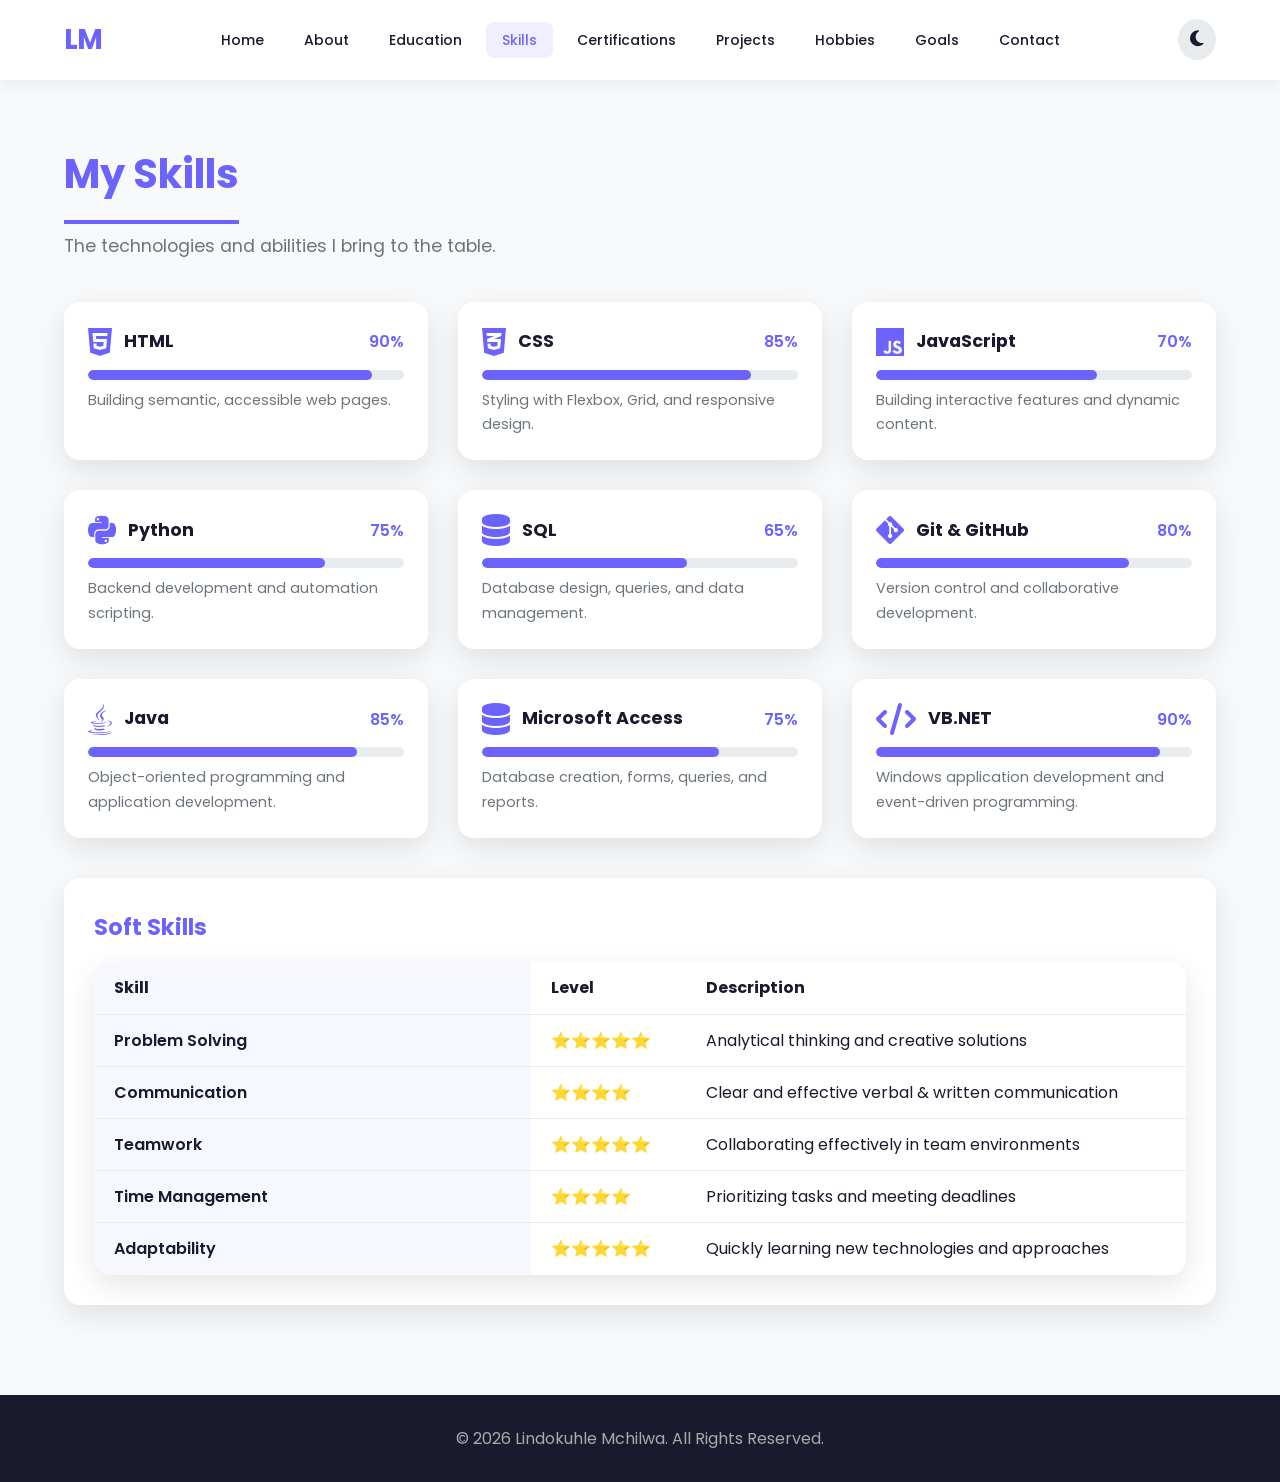
<file: skills.html>
<!DOCTYPE html>
<html lang="en">
<head>
    <meta charset="UTF-8" />
    <meta name="viewport" content="width=device-width, initial-scale=1.0" />
    <title>Skills - Lindokuhle Mchilwa</title>
    <link rel="stylesheet" href="style.css" />
    <link href="https://fonts.googleapis.com/css2?family=Poppins:wght@300;400;500;600;700&display=swap" rel="stylesheet" />
    <link rel="stylesheet" href="https://cdnjs.cloudflare.com/ajax/libs/font-awesome/6.4.0/css/all.min.css" />
</head>
<body>
    <nav class="navbar">
        <div class="container nav-container">
            <a href="index.html" class="logo">LM</a>
            <ul class="nav-menu">
                <li><a href="index.html">Home</a></li>
                <li><a href="about.html">About</a></li>
                <li><a href="education.html">Education</a></li>
                <li><a href="skills.html" class="active">Skills</a></li>
                <li><a href="certifications.html">Certifications</a></li>
                <li><a href="projects.html">Projects</a></li>
                <li><a href="hobbies.html">Hobbies</a></li>
                <li><a href="goals.html">Goals</a></li>
                <li><a href="contact.html">Contact</a></li>
            </ul>
            <div class="nav-actions">
                <button id="theme-toggle" class="theme-btn" title="Toggle Dark Mode">
                    <i class="fas fa-moon"></i>
                </button>
                <button class="menu-toggle" id="menu-toggle">
                    <i class="fas fa-bars"></i>
                </button>
            </div>
        </div>
    </nav>

    <main>
        <section class="page-section">
            <div class="container">
                <h2 class="page-title">My Skills</h2>
                <p class="section-subtitle">The technologies and abilities I bring to the table.</p>

                <div class="skills-grid">
                    <!-- HTML -->
                    <div class="skill-card">
                        <div class="skill-header">
                            <i class="fab fa-html5"></i>
                            <h3>HTML</h3>
                            <span class="skill-percent">90%</span>
                        </div>
                        <div class="skill-bar">
                            <div class="skill-progress" style="width: 90%;"></div>
                        </div>
                        <p class="skill-description">Building semantic, accessible web pages.</p>
                    </div>

                    <!-- CSS -->
                    <div class="skill-card">
                        <div class="skill-header">
                            <i class="fab fa-css3-alt"></i>
                            <h3>CSS</h3>
                            <span class="skill-percent">85%</span>
                        </div>
                        <div class="skill-bar">
                            <div class="skill-progress" style="width: 85%;"></div>
                        </div>
                        <p class="skill-description">Styling with Flexbox, Grid, and responsive design.</p>
                    </div>

                    <!-- JavaScript -->
                    <div class="skill-card">
                        <div class="skill-header">
                            <i class="fab fa-js"></i>
                            <h3>JavaScript</h3>
                            <span class="skill-percent">70%</span>
                        </div>
                        <div class="skill-bar">
                            <div class="skill-progress" style="width: 70%;"></div>
                        </div>
                        <p class="skill-description">Building interactive features and dynamic content.</p>
                    </div>

                    <!-- Python -->
                    <div class="skill-card">
                        <div class="skill-header">
                            <i class="fab fa-python"></i>
                            <h3>Python</h3>
                            <span class="skill-percent">75%</span>
                        </div>
                        <div class="skill-bar">
                            <div class="skill-progress" style="width: 75%;"></div>
                        </div>
                        <p class="skill-description">Backend development and automation scripting.</p>
                    </div>

                    <!-- SQL -->
                    <div class="skill-card">
                        <div class="skill-header">
                            <i class="fas fa-database"></i>
                            <h3>SQL</h3>
                            <span class="skill-percent">65%</span>
                        </div>
                        <div class="skill-bar">
                            <div class="skill-progress" style="width: 65%;"></div>
                        </div>
                        <p class="skill-description">Database design, queries, and data management.</p>
                    </div>

                    <!-- Git & GitHub -->
                    <div class="skill-card">
                        <div class="skill-header">
                            <i class="fab fa-git-alt"></i>
                            <h3>Git &amp; GitHub</h3>
                            <span class="skill-percent">80%</span>
                        </div>
                        <div class="skill-bar">
                            <div class="skill-progress" style="width: 80%;"></div>
                        </div>
                        <p class="skill-description">Version control and collaborative development.</p>
                    </div>
                    <!-- Java -->
<div class="skill-card">
    <div class="skill-header">
        <i class="fab fa-java"></i>
        <h3>Java</h3>
        <span class="skill-percent">85%</span>
    </div>
    <div class="skill-bar">
        <div class="skill-progress" style="width: 85%;"></div>
    </div>
    <p class="skill-description">Object-oriented programming and application development.</p>
</div>

<!-- Microsoft Access -->
<div class="skill-card">
    <div class="skill-header">
        <i class="fas fa-database"></i>
        <h3>Microsoft Access</h3>
        <span class="skill-percent">75%</span>
    </div>
    <div class="skill-bar">
        <div class="skill-progress" style="width: 75%;"></div>
    </div>
    <p class="skill-description">Database creation, forms, queries, and reports.</p>
</div>
<!-- VB.NET -->
<div class="skill-card">
    <div class="skill-header">
        <i class="fas fa-code"></i>
        <h3>VB.NET</h3>
        <span class="skill-percent">90%</span>
    </div>
    <div class="skill-bar">
        <div class="skill-progress" style="width: 90%;"></div>
    </div>
    <p class="skill-description">Windows application development and event-driven programming.</p>
</div>
                </div>

                <!-- Soft Skills -->
                <div class="soft-skills content-card">
                    <h3>Soft Skills</h3>
                    <table class="info-table">
                        <tr>
                            <td><strong>Skill</strong></td>
                            <td><strong>Level</strong></td>
                            <td><strong>Description</strong></td>
                        </tr>
                        <tr>
                            <td>Problem Solving</td>
                            <td>⭐⭐⭐⭐⭐</td>
                            <td>Analytical thinking and creative solutions</td>
                        </tr>
                        <tr>
                            <td>Communication</td>
                            <td>⭐⭐⭐⭐</td>
                            <td>Clear and effective verbal &amp; written communication</td>
                        </tr>
                        <tr>
                            <td>Teamwork</td>
                            <td>⭐⭐⭐⭐⭐</td>
                            <td>Collaborating effectively in team environments</td>
                        </tr>
                        <tr>
                            <td>Time Management</td>
                            <td>⭐⭐⭐⭐</td>
                            <td>Prioritizing tasks and meeting deadlines</td>
                        </tr>
                        <tr>
                            <td>Adaptability</td>
                            <td>⭐⭐⭐⭐⭐</td>
                            <td>Quickly learning new technologies and approaches</td>
                        </tr>
                    </table>
                </div>
            </div>
        </section>
    </main>

    <footer class="footer">
        <div class="container">
            <p>&copy; 2026 Lindokuhle Mchilwa. All Rights Reserved.</p>
        </div>
    </footer>

    <script src="script.js"></script>
</body>
</html>
</file>
<file: style.css>
/* ============================================
   RESET & BASE STYLES
   ============================================ */

/* The * selector targets every single element on the page */
* {
    margin: 0;                    /* Remove the default outer space browsers add */
    padding: 0;                   /* Remove the default inner space browsers add */
    box-sizing: border-box;       /* Make width and height include padding and border */
}

/* :root is the highest level element. We store reusable values (CSS variables) here */
:root {
    --primary: #6C63FF;           /* Main purple brand colour */
    --primary-dark: #5a52d5;      /* Darker purple used for hover effects */
    --secondary: #FF6584;         /* Pink/red accent colour */
    --dark: #1a1a2e;              /* Very dark navy colour for text and dark backgrounds */
    --dark-secondary: #16213e;    /* Slightly lighter dark navy */
    --light: #f8f9fa;             /* Very light grey background colour */
    --white: #ffffff;             /* Pure white */
    --gray: #6c757d;              /* Medium grey used for secondary text */
    --light-gray: #e9ecef;        /* Light grey used for borders and button backgrounds */
    --shadow: 0 10px 30px rgba(0, 0, 0, 0.1);        /* Soft shadow */
    --shadow-hover: 0 15px 40px rgba(0, 0, 0, 0.2);  /* Stronger shadow used on hover */
    --border-radius: 16px;        /* Standard rounded corner size */
    --transition: all 0.3s ease;  /* Smooth animation that lasts 0.3 seconds */
}

html {
    scroll-behavior: smooth;      /* Makes the page scroll smoothly when clicking links */
}

body {
    font-family: 'Poppins', sans-serif;  /* Use the Poppins font, fallback to system sans-serif */
    background-color: var(--light);      /* Light grey background */
    color: var(--dark);                  /* Dark text colour */
    line-height: 1.7;                    /* Comfortable space between lines of text */
    transition: var(--transition);       /* Smooth colour changes when switching themes */
}

.container {
    max-width: 1200px;            /* The content will never be wider than 1200px */
    margin: 0 auto;               /* Centre the container horizontally */
    padding: 0 24px;              /* Add 24px space on the left and right sides */
}

/* ============================================
   NAVIGATION
   ============================================ */

.navbar {
    background: var(--white);     /* White background */
    padding: 16px 0;              /* Vertical padding only */
    box-shadow: 0 2px 20px rgba(0, 0, 0, 0.08);  /* Soft shadow under the navbar */
    position: sticky;             /* Sticks to the top of the screen when scrolling */
    top: 0;                       /* Stick at the very top */
    z-index: 1000;                /* Make sure it stays above other elements */
    transition: var(--transition);
}

.nav-container {
    display: flex;                /* Use flexbox layout */
    justify-content: space-between; /* Put logo on the left and menu on the right */
    align-items: center;          /* Centre items vertically */
    flex-wrap: wrap;              /* Allow items to wrap on small screens */
}

.logo {
    font-size: 28px;
    font-weight: 700;             /* Bold text */
    color: var(--primary);        /* Purple colour */
    text-decoration: none;        /* Remove the underline from the link */
    letter-spacing: -1px;         /* Slightly tighter letter spacing */
}

.nav-menu {
    list-style: none;             /* Remove the default bullet points */
    display: flex;                /* Arrange menu items in a row */
    gap: 8px;                      /* Small space between menu items */
    flex-wrap: wrap;
}

.nav-menu a {
    text-decoration: none;
    color: var(--dark);
    font-weight: 500;
    font-size: 14px;
    padding: 8px 16px;            /* Make the clickable area larger */
    border-radius: 8px;
    transition: var(--transition);
}

.nav-menu a:hover,
.nav-menu a.active {
    color: var(--primary);        /* Purple text when hovered or active */
    background: rgba(108, 99, 255, 0.1);  /* Very light purple background */
}

.nav-actions {
    display: flex;
    align-items: center;
    gap: 12px;                    /* Space between the theme button and hamburger button */
}

.theme-btn,
.menu-toggle {
    background: var(--light-gray);
    border: none;
    padding: 10px 12px;
    border-radius: 50%;           /* Make the buttons perfectly round */
    cursor: pointer;
    font-size: 18px;
    transition: var(--transition);
    color: var(--dark);
}

.theme-btn:hover,
.menu-toggle:hover {
    background: var(--primary);
    color: white;
    transform: rotate(20deg);     /* Slight rotation on hover for a fun effect */
}

.menu-toggle {
    display: none;                /* Hidden on desktop. Shown only on mobile via media query */
}

/* ============================================
   HERO SECTION (HOME PAGE)
   ============================================ */

.hero {
    padding: 80px 0 60px;         /* Top padding 80px, bottom padding 60px */
    min-height: 80vh;             /* At least 80% of the browser height */
    display: flex;
    align-items: center;          /* Centre content vertically */
}

.hero-container {
    display: grid;
    grid-template-columns: 1fr 1fr;  /* Two equal columns */
    gap: 60px;                       /* Space between the two columns */
    align-items: center;
}

.hero-content .greeting {
    display: inline-block;        /* Only as wide as the text */
    background: rgba(108, 99, 255, 0.12);
    color: var(--primary);
    padding: 4px 16px;
    border-radius: 20px;          /* Pill shape */
    font-size: 14px;
    font-weight: 500;
    margin-bottom: 12px;
}

.hero-content h1 {
    font-size: 48px;
    font-weight: 700;
    line-height: 1.2;
    margin-bottom: 12px;
}

.hero-content .highlight {
    color: var(--primary);        /* Purple colour for part of the name */
}

.hero-content .tagline {
    font-size: 18px;
    color: var(--gray);
    margin-bottom: 16px;
    font-weight: 400;
}

.hero-content .bio {
    font-size: 16px;
    color: var(--gray);
    max-width: 480px;             /* Limit the width of the paragraph */
    margin-bottom: 28px;
}

.hero-buttons {
    display: flex;
    gap: 16px;
    flex-wrap: wrap;
    margin-bottom: 32px;
}

.btn {
    display: inline-flex;         /* Flex so icon and text stay aligned */
    align-items: center;
    gap: 10px;
    padding: 14px 32px;
    border-radius: 50px;          /* Fully rounded (pill shape) */
    text-decoration: none;
    font-weight: 500;
    font-size: 15px;
    transition: var(--transition);
    border: none;
    cursor: pointer;
}

.btn-primary {
    background: var(--primary);
    color: white;
}

.btn-primary:hover {
    background: var(--primary-dark);
    transform: translateY(-3px);  /* Move the button up slightly */
    box-shadow: 0 10px 25px rgba(108, 99, 255, 0.3);
}

.btn-secondary {
    background: var(--light-gray);
    color: var(--dark);
}

.btn-secondary:hover {
    background: var(--dark);
    color: white;
    transform: translateY(-3px);
}

.social-links {
    display: flex;
    gap: 16px;
    flex-wrap: wrap;
}

.social-links a {
    display: flex;
    align-items: center;
    justify-content: center;
    width: 44px;
    height: 44px;
    border-radius: 50%;           /* Circle */
    background: var(--light-gray);
    color: var(--dark);
    font-size: 18px;
    transition: var(--transition);
}

.social-links a:hover {
    background: var(--primary);
    color: white;
    transform: translateY(-4px);  /* Lift the icon up on hover */
}

.hero-image {
    display: flex;
    justify-content: center;
    align-items: center;
}

.profile-frame {
    width: 340px;
    height: 340px;
    border-radius: 50%;
    overflow: hidden;
    border: 6px solid var(--primary);
    box-shadow: 0 20px 60px rgba(108, 99, 255, 0.25);
    animation: float 6s ease-in-out infinite;
    background-color: #f0f0f0; /* Optional: light background if image doesn't fill the circle */
}

.profile-frame img {
    width: 100%;
    height: 100%;
    object-fit: contain;        /* Show full image */
    object-position: center;    /* Keep it centered */
}

/* Keyframes define the floating animation */
@keyframes float {
    0%, 100% { transform: translateY(0); }     /* Start and end at normal position */
    50% { transform: translateY(-16px); }      /* Move up 16px in the middle */
}

/* ============================================
   QUICK INFO CARDS
   ============================================ */

.quick-info {
    padding: 40px 0 80px;
}

.info-cards {
    display: grid;
    grid-template-columns: repeat(4, 1fr);  /* 4 equal columns */
    gap: 24px;
}

.info-card {
    background: var(--white);
    padding: 28px 20px;
    border-radius: var(--border-radius);
    text-align: center;
    box-shadow: var(--shadow);
    transition: var(--transition);
    border: 1px solid rgba(0, 0, 0, 0.04);
}

.info-card:hover {
    transform: translateY(-6px);          /* Lift the card up */
    box-shadow: var(--shadow-hover);      /* Stronger shadow */
}

.info-card i {
    font-size: 32px;
    color: var(--primary);
    margin-bottom: 12px;
}

.info-card h4 {
    font-size: 14px;
    color: var(--gray);
    font-weight: 500;
    margin-bottom: 4px;
}

.info-card p {
    font-weight: 600;
    font-size: 14px;
}

/* ============================================
   PAGE SECTIONS (Used on About, Education, etc.)
   ============================================ */

.page-section {
    padding: 60px 0;              /* Vertical space for every major page section */
}

.page-title {
    font-size: 2.5rem;
    font-weight: 700;
    color: var(--primary);
    margin-bottom: 8px;
    border-bottom: 4px solid var(--primary);  /* Purple underline */
    padding-bottom: 12px;
    display: inline-block;        /* Only as wide as the text */
}

.section-subtitle {
    color: var(--gray);
    font-size: 1.1rem;
    margin-bottom: 40px;
}

/* ============================================
   ABOUT PAGE
   ============================================ */

.about-grid {
    display: grid;
    grid-template-columns: 1fr 2fr;  /* Image takes 1 part, text takes 2 parts */
    gap: 50px;
    align-items: start;
}

.about-image img {
    width: 100%;
    max-width: 350px;
    border-radius: var(--border-radius);
    border: 4px solid var(--primary);
    box-shadow: var(--shadow);
}

.about-content h3 {
    font-size: 1.8rem;
    margin-bottom: 16px;
}

.about-content p {
    color: var(--gray);
    margin-bottom: 16px;
}

.about-details {
    margin: 24px 0;
}

.info-table {
    width: 100%;
    border-collapse: collapse;    /* Remove gaps between table cells */
    background: var(--white);
    border-radius: var(--border-radius);
    overflow: hidden;             /* Keeps the rounded corners on the table */
    box-shadow: var(--shadow);
}

.info-table tr {
    border-bottom: 1px solid var(--light-gray);
}

.info-table tr:last-child {
    border-bottom: none;          /* No line under the last row */
}

.info-table td {
    padding: 12px 20px;
}

.info-table td:first-child {
    font-weight: 600;
    width: 40%;
    background: rgba(108, 99, 255, 0.05);  /* Very light purple background */
}

/* ============================================
   EDUCATION PAGE
   ============================================ */

.education-timeline {
    position: relative;
    padding-left: 40px;           /* Space for the vertical line and icons */
}

.education-timeline::before {
    content: '';                  /* Empty content used to create the vertical line */
    position: absolute;
    left: 15px;
    top: 0;
    bottom: 0;
    width: 3px;
    background: var(--primary);   /* Purple vertical timeline line */
}

.education-item {
    position: relative;
    margin-bottom: 40px;
    padding-left: 30px;
}

.education-icon {
    position: absolute;
    left: -42px;                  /* Position the icon over the timeline line */
    top: 0;
    width: 50px;
    height: 50px;
    background: var(--primary);
    border-radius: 50%;
    display: flex;
    align-items: center;
    justify-content: center;
    color: white;
    font-size: 20px;
}

.education-content {
    background: var(--white);
    padding: 24px 30px;
    border-radius: var(--border-radius);
    box-shadow: var(--shadow);
}

.education-content h3 {
    font-size: 1.3rem;
    color: var(--primary);
}

.education-institution {
    color: var(--gray);
    font-weight: 500;
}

.education-date {
    color: var(--gray);
    font-size: 0.9rem;
}

.education-content ul {
    padding-left: 20px;
    margin-top: 10px;
}

.education-content ul li {
    color: var(--gray);
    margin-bottom: 6px;
}

/* ============================================
   SKILLS PAGE
   ============================================ */

.skills-grid {
    display: grid;
    grid-template-columns: repeat(3, 1fr);  /* 3 columns */
    gap: 30px;
    margin-bottom: 40px;
}

.skill-card {
    background: var(--white);
    padding: 24px;
    border-radius: var(--border-radius);
    box-shadow: var(--shadow);
    transition: var(--transition);
}

.skill-card:hover {
    transform: translateY(-5px);
    box-shadow: var(--shadow-hover);
}

.skill-header {
    display: flex;
    align-items: center;
    gap: 12px;
    margin-bottom: 12px;
}

.skill-header i {
    font-size: 32px;
    color: var(--primary);
}

.skill-header h3 {
    flex: 1;                      /* Take up the remaining space */
    font-size: 1.1rem;
}

.skill-percent {
    font-weight: 600;
    color: var(--primary);
}

.skill-bar {
    width: 100%;
    height: 10px;
    background: var(--light-gray); /* Background of the progress bar */
    border-radius: 10px;
    overflow: hidden;
    margin-bottom: 8px;
}

.skill-progress {
    height: 100%;
    background: var(--primary);   /* The filled part of the progress bar */
    border-radius: 10px;
    transition: width 1.5s ease;  /* Smooth animation when the width changes */
}

.skill-description {
    font-size: 0.9rem;
    color: var(--gray);
}

/* ============================================
   CERTIFICATIONS PAGE
   ============================================ */

.certifications-grid {
    display: grid;
    grid-template-columns: repeat(2, 1fr);  /* 2 columns */
    gap: 30px;
}

.certification-card {
    background: var(--white);
    padding: 30px;
    border-radius: var(--border-radius);
    box-shadow: var(--shadow);
    text-align: center;
    transition: var(--transition);
}

.certification-card:hover {
    transform: translateY(-5px);
    box-shadow: var(--shadow-hover);
}

.cert-icon {
    font-size: 48px;
    color: var(--primary);
    margin-bottom: 16px;
}

.certification-card h3 {
    font-size: 1.2rem;
    margin-bottom: 8px;
}

.cert-issuer {
    color: var(--gray);
    font-weight: 500;
}

.cert-date {
    color: var(--gray);
    font-size: 0.9rem;
    margin-bottom: 12px;
}

.cert-description {
    color: var(--gray);
    font-size: 0.95rem;
}

.cert-link {
    display: inline-block;
    margin-top: 12px;
    color: var(--primary);
    text-decoration: none;
    font-weight: 500;
}

.cert-link:hover {
    text-decoration: underline;
}

/* ============================================
   PROJECTS PAGE
   ============================================ */

.projects-grid {
    display: grid;
    grid-template-columns: repeat(2, 1fr);
    gap: 30px;
}

.project-card {
    background: var(--white);
    border-radius: var(--border-radius);
    overflow: hidden;             /* Keeps the image corners rounded */
    box-shadow: var(--shadow);
    transition: var(--transition);
}

.project-card:hover {
    transform: translateY(-5px);
    box-shadow: var(--shadow-hover);
}

.project-image {
    position: relative;
    overflow: hidden;
    height: 220px;
}

.project-image img {
    width: 100%;
    height: 100%;
    object-fit: cover;
}

.project-overlay {
    position: absolute;
    top: 0;
    left: 0;
    width: 100%;
    height: 100%;
    background: rgba(108, 99, 255, 0.8);  /* Semi-transparent purple overlay */
    display: flex;
    align-items: center;
    justify-content: center;
    opacity: 0;                   /* Hidden by default */
    transition: var(--transition);
}

.project-card:hover .project-overlay {
    opacity: 1;                   /* Show the overlay when hovering the card */
}

.project-info {
    padding: 20px;
}

.project-info h3 {
    font-size: 1.2rem;
    margin-bottom: 8px;
}

.project-tech {
    display: flex;
    gap: 8px;
    flex-wrap: wrap;
    margin-bottom: 12px;
}

.project-tech span {
    background: rgba(108, 99, 255, 0.1);
    color: var(--primary);
    padding: 4px 12px;
    border-radius: 20px;          /* Pill-shaped tags */
    font-size: 0.8rem;
    font-weight: 500;
}

.project-info p {
    color: var(--gray);
    font-size: 0.95rem;
    margin-bottom: 12px;
}

.project-link {
    color: var(--primary);
    text-decoration: none;
    font-weight: 500;
}

.project-link:hover {
    text-decoration: underline;
}

/* ============================================
   HOBBIES PAGE
   ============================================ */

.hobbies-grid {
    display: grid;
    grid-template-columns: repeat(3, 1fr);
    gap: 30px;
    margin-bottom: 40px;
}

.hobby-card {
    background: var(--white);
    padding: 30px 24px;
    border-radius: var(--border-radius);
    box-shadow: var(--shadow);
    text-align: center;
    transition: var(--transition);
}

.hobby-card:hover {
    transform: translateY(-5px);
    box-shadow: var(--shadow-hover);
}

.hobby-icon {
    font-size: 48px;
    color: var(--primary);
    margin-bottom: 16px;
}

.hobby-card h3 {
    font-size: 1.2rem;
    margin-bottom: 8px;
}

.hobby-card p {
    color: var(--gray);
    font-size: 0.95rem;
}

/* ============================================
   GOALS PAGE
   ============================================ */

.goals-grid {
    display: grid;
    grid-template-columns: repeat(3, 1fr);
    gap: 30px;
}

.goal-card {
    background: var(--white);
    padding: 30px;
    border-radius: var(--border-radius);
    box-shadow: var(--shadow);
    transition: var(--transition);
}

.goal-card:hover {
    transform: translateY(-5px);
    box-shadow: var(--shadow-hover);
}

.goal-icon {
    font-size: 48px;
    color: var(--primary);
    margin-bottom: 16px;
}

.goal-card h3 {
    font-size: 1.3rem;
    margin-bottom: 4px;
}

.goal-card p {
    color: var(--gray);
    font-size: 0.9rem;
    margin-bottom: 12px;
}

.goal-card ul {
    padding-left: 20px;
}

.goal-card ul li {
    color: var(--gray);
    margin-bottom: 6px;
}

/* ============================================
   CONTACT PAGE
   ============================================ */

.contact-grid {
    display: grid;
    grid-template-columns: 1fr 1fr;  /* Form on the left, info on the right */
    gap: 50px;
}

.contact-form-container {
    background: var(--white);
    padding: 30px;
    border-radius: var(--border-radius);
    box-shadow: var(--shadow);
}

.form-group {
    margin-bottom: 20px;
}

.form-group label {
    display: block;
    font-weight: 500;
    margin-bottom: 6px;
}

.form-group label i {
    color: var(--primary);
    margin-right: 6px;
}

.form-group input,
.form-group textarea {
    width: 100%;
    padding: 12px 16px;
    border: 2px solid var(--light-gray);
    border-radius: 8px;
    font-family: inherit;         /* Use the same font as the rest of the site */
    font-size: 1rem;
    transition: var(--transition);
    background: var(--light);
}

.form-group input:focus,
.form-group textarea:focus {
    outline: none;                /* Remove the default browser outline */
    border-color: var(--primary); /* Purple border when the field is focused */
}

.form-group textarea {
    resize: vertical;             /* User can only change the height */
    min-height: 120px;
}

.contact-info {
    display: grid;
    grid-template-columns: 1fr 1fr;
    gap: 20px;
}

.contact-card {
    background: var(--white);
    padding: 24px;
    border-radius: var(--border-radius);
    box-shadow: var(--shadow);
    text-align: center;
    transition: var(--transition);
}

.contact-card:hover {
    transform: translateY(-5px);
    box-shadow: var(--shadow-hover);
}

.contact-card i {
    font-size: 32px;
    color: var(--primary);
    margin-bottom: 12px;
}

.contact-card h4 {
    font-size: 1rem;
    margin-bottom: 4px;
}

.contact-card p {
    color: var(--gray);
    font-size: 0.9rem;
}

/* ============================================
   CONTENT CARDS
   ============================================ */

.content-card {
    background: var(--white);
    padding: 30px;
    border-radius: var(--border-radius);
    box-shadow: var(--shadow);
    margin-bottom: 30px;
}

.content-card h3 {
    font-size: 1.4rem;
    color: var(--primary);
    margin-bottom: 16px;
}

.content-card ul,
.content-card ol {
    padding-left: 20px;
}

.content-card ul li,
.content-card ol li {
    color: var(--gray);
    margin-bottom: 6px;
}

/* ============================================
   SCROLL TO TOP BUTTON
   ============================================ */

.scroll-top-btn {
    position: fixed;              /* Always stays in the same place on the screen */
    bottom: 30px;
    right: 30px;
    width: 50px;
    height: 50px;
    border-radius: 50%;
    background: var(--primary);
    color: white;
    border: none;
    font-size: 20px;
    cursor: pointer;
    box-shadow: 0 5px 20px rgba(108, 99, 255, 0.4);
    transition: var(--transition);
    display: none;                /* Hidden by default. Shown with JavaScript when scrolled */
    align-items: center;
    justify-content: center;
    z-index: 999;
}

.scroll-top-btn:hover {
    transform: translateY(-5px);
    background: var(--primary-dark);
}

/* ============================================
   TYPING EFFECT
   ============================================ */

#typing-text {
    color: var(--primary);
    border-right: 3px solid var(--primary);  /* The blinking cursor */
    padding-right: 5px;
    animation: blink 0.7s step-end infinite;
}

@keyframes blink {
    50% { border-color: transparent; }  /* Make the cursor disappear every half cycle */
}

/* ============================================
   SHOW / HIDE BUTTON
   ============================================ */

.toggle-info-btn {
    background: var(--primary);
    color: white;
    border: none;
    padding: 10px 24px;
    border-radius: 8px;
    cursor: pointer;
    font-size: 0.95rem;
    font-weight: 500;
    transition: var(--transition);
    margin-bottom: 12px;
}

.toggle-info-btn:hover {
    background: var(--primary-dark);
    transform: scale(1.02);       /* Slightly enlarge the button */
}

.toggle-info-btn.active {
    background: var(--secondary); /* Change colour when the content is visible */
}

.hidden-content {
    display: none;                /* Hidden by default */
    padding: 16px 20px;
    background: var(--light-gray);
    border-radius: 8px;
    margin-bottom: 16px;
}

/* ============================================
   SLIDESHOW
   ============================================ */

.slideshow-container {
    position: relative;
    max-width: 800px;
    margin: 0 auto 40px;          /* Centre the slideshow */
    border-radius: var(--border-radius);
    overflow: hidden;
    box-shadow: var(--shadow);
    background: var(--dark);
}

.slideshow-wrapper {
    position: relative;
    height: 400px;
    overflow: hidden;
}

.slide {
    display: none;                /* Only one slide is shown at a time (controlled by JavaScript) */
    width: 100%;
    height: 100%;
}

.slide img {
    width: 100%;
    height: 100%;
    object-fit: cover;
}

.slide-btn {
    position: absolute;
    top: 50%;
    transform: translateY(-50%);  /* Centre the buttons vertically */
    background: rgba(0, 0, 0, 0.6);
    color: white;
    border: none;
    padding: 16px 20px;
    cursor: pointer;
    font-size: 24px;
    border-radius: 50%;
    transition: var(--transition);
    z-index: 10;
}

.slide-btn:hover {
    background: rgba(108, 99, 255, 0.8);
}

.prev {
    left: 16px;                   /* Previous button on the left */
}

.next {
    right: 16px;                  /* Next button on the right */
}

.fade {
    animation: fadeEffect 1.5s ease;
}

@keyframes fadeEffect {
    0% { opacity: 0.4; }
    100% { opacity: 1; }
}

/* ============================================
   DIGITAL CLOCK
   ============================================ */

.digital-clock {
    background: var(--dark);
    color: #00ff88;               /* Bright green like old digital clocks */
    padding: 12px 24px;
    border-radius: 8px;
    font-family: 'Courier New', monospace;  /* Monospace font for digital look */
    font-size: 1.5rem;
    font-weight: 700;
    letter-spacing: 2px;
    text-align: center;
    box-shadow: 0 0 20px rgba(0, 255, 136, 0.1);
    display: inline-block;
    margin-bottom: 20px;
}

/* ============================================
   DARK MODE
   ============================================ */

/* These styles only apply when the body has the class "dark-mode" */
body.dark-mode {
    background-color: #1a1a2e;
    color: #eee;
}

body.dark-mode .navbar {
    background-color: #16213e;
}

body.dark-mode .logo {
    color: #e94560;               /* Pink/red accent in dark mode */
}

body.dark-mode .nav-menu a {
    color: #eee;
}

body.dark-mode .nav-menu a:hover,
body.dark-mode .nav-menu a.active {
    color: #e94560;
    background: rgba(233, 69, 96, 0.1);
}

body.dark-mode .info-card,
body.dark-mode .skill-card,
body.dark-mode .hobby-card,
body.dark-mode .goal-card,
body.dark-mode .certification-card,
body.dark-mode .project-card,
body.dark-mode .contact-card,
body.dark-mode .education-content,
body.dark-mode .content-card,
body.dark-mode .contact-form-container {
    background: #16213e;
    border-color: #2a2a4e;
}

body.dark-mode .info-table {
    background: #16213e;
}

body.dark-mode .info-table td:first-child {
    background: rgba(233, 69, 96, 0.1);
}

body.dark-mode .form-group input,
body.dark-mode .form-group textarea {
    background: #1a1a3e;
    color: #eee;
    border-color: #2a2a4e;
}

body.dark-mode .hero-content .bio,
body.dark-mode .about-content p,
body.dark-mode .hobby-card p,
body.dark-mode .goal-card ul li,
body.dark-mode .education-content ul li,
body.dark-mode .project-info p {
    color: #ccc;
}

body.dark-mode .footer {
    background: #16213e;
    color: #aaa;
}

body.dark-mode .digital-clock {
    background: #0a0a1a;
}

body.dark-mode .hidden-content {
    background: #1a1a3e;
}

body.dark-mode .slideshow-container {
    background: #0a0a1a;
}

/* ============================================
   FOOTER
   ============================================ */

.footer {
    background: var(--dark);
    color: #aaa;
    padding: 30px 0;
    text-align: center;
}

.footer .container p {
    margin-bottom: 4px;
}

.footer .container p:last-child {
    margin-bottom: 0;             /* No extra space after the last paragraph */
}

/* ============================================
   RESPONSIVE DESIGN (Media Queries)
   ============================================ */

/* Tablets and smaller laptops */
@media (max-width: 1024px) {
    .skills-grid,
    .hobbies-grid,
    .goals-grid {
        grid-template-columns: repeat(2, 1fr);  /* 2 columns instead of 3 */
    }
}

/* Tablets and mobile landscape */
@media (max-width: 768px) {
    .nav-menu {
        display: none;            /* Hide the menu by default on mobile */
        width: 100%;
        flex-direction: column;   /* Stack the menu items vertically */
        align-items: center;
        padding: 16px 0;
    }

    .nav-menu.show {
        display: flex;            /* Show the menu when JavaScript adds the "show" class */
    }

    .menu-toggle {
        display: block;           /* Show the hamburger button on mobile */
    }

    .hero-container {
        grid-template-columns: 1fr;  /* Single column layout */
        text-align: center;
    }

    .hero-content .bio {
        margin: 0 auto 28px;      /* Centre the bio text */
    }

    .hero-buttons {
        justify-content: center;
    }

    .social-links {
        justify-content: center;
    }

    .profile-frame {
        width: 250px;
        height: 250px;
    }

    .info-cards {
        grid-template-columns: repeat(2, 1fr);
    }

    .about-grid {
        grid-template-columns: 1fr;
        text-align: center;
    }

    .about-image {
        display: flex;
        justify-content: center;
    }

    .about-image img {
        max-width: 250px;
    }

    .skills-grid,
    .hobbies-grid,
    .goals-grid,
    .certifications-grid,
    .projects-grid {
        grid-template-columns: 1fr;  /* Single column on mobile */
    }

    .contact-grid {
        grid-template-columns: 1fr;
    }

    .contact-info {
        grid-template-columns: 1fr 1fr;
    }

    .page-title {
        font-size: 1.8rem;
    }

    .hero-content h1 {
        font-size: 2rem;
    }

    .education-timeline {
        padding-left: 20px;
    }

    .education-icon {
        width: 40px;
        height: 40px;
        left: -32px;
        font-size: 16px;
    }

    .education-content {
        padding: 16px 20px;
    }

    .slideshow-wrapper {
        height: 250px;
    }

    .slide-btn {
        padding: 10px 14px;
        font-size: 18px;
    }

    .digital-clock {
        font-size: 1.1rem;
        padding: 8px 16px;
    }

    .scroll-top-btn {
        width: 40px;
        height: 40px;
        font-size: 16px;
        bottom: 20px;
        right: 20px;
    }
}

/* Small phones */
@media (max-width: 480px) {
    .info-cards {
        grid-template-columns: 1fr;  /* One card per row */
    }

    .contact-info {
        grid-template-columns: 1fr;
    }

    .hero-buttons {
        flex-direction: column;   /* Stack the buttons vertically */
        align-items: center;
    }

    .btn {
        width: 100%;              /* Full-width buttons */
        justify-content: center;
    }

    .profile-frame {
        width: 200px;
        height: 200px;
    }
}
</file>
